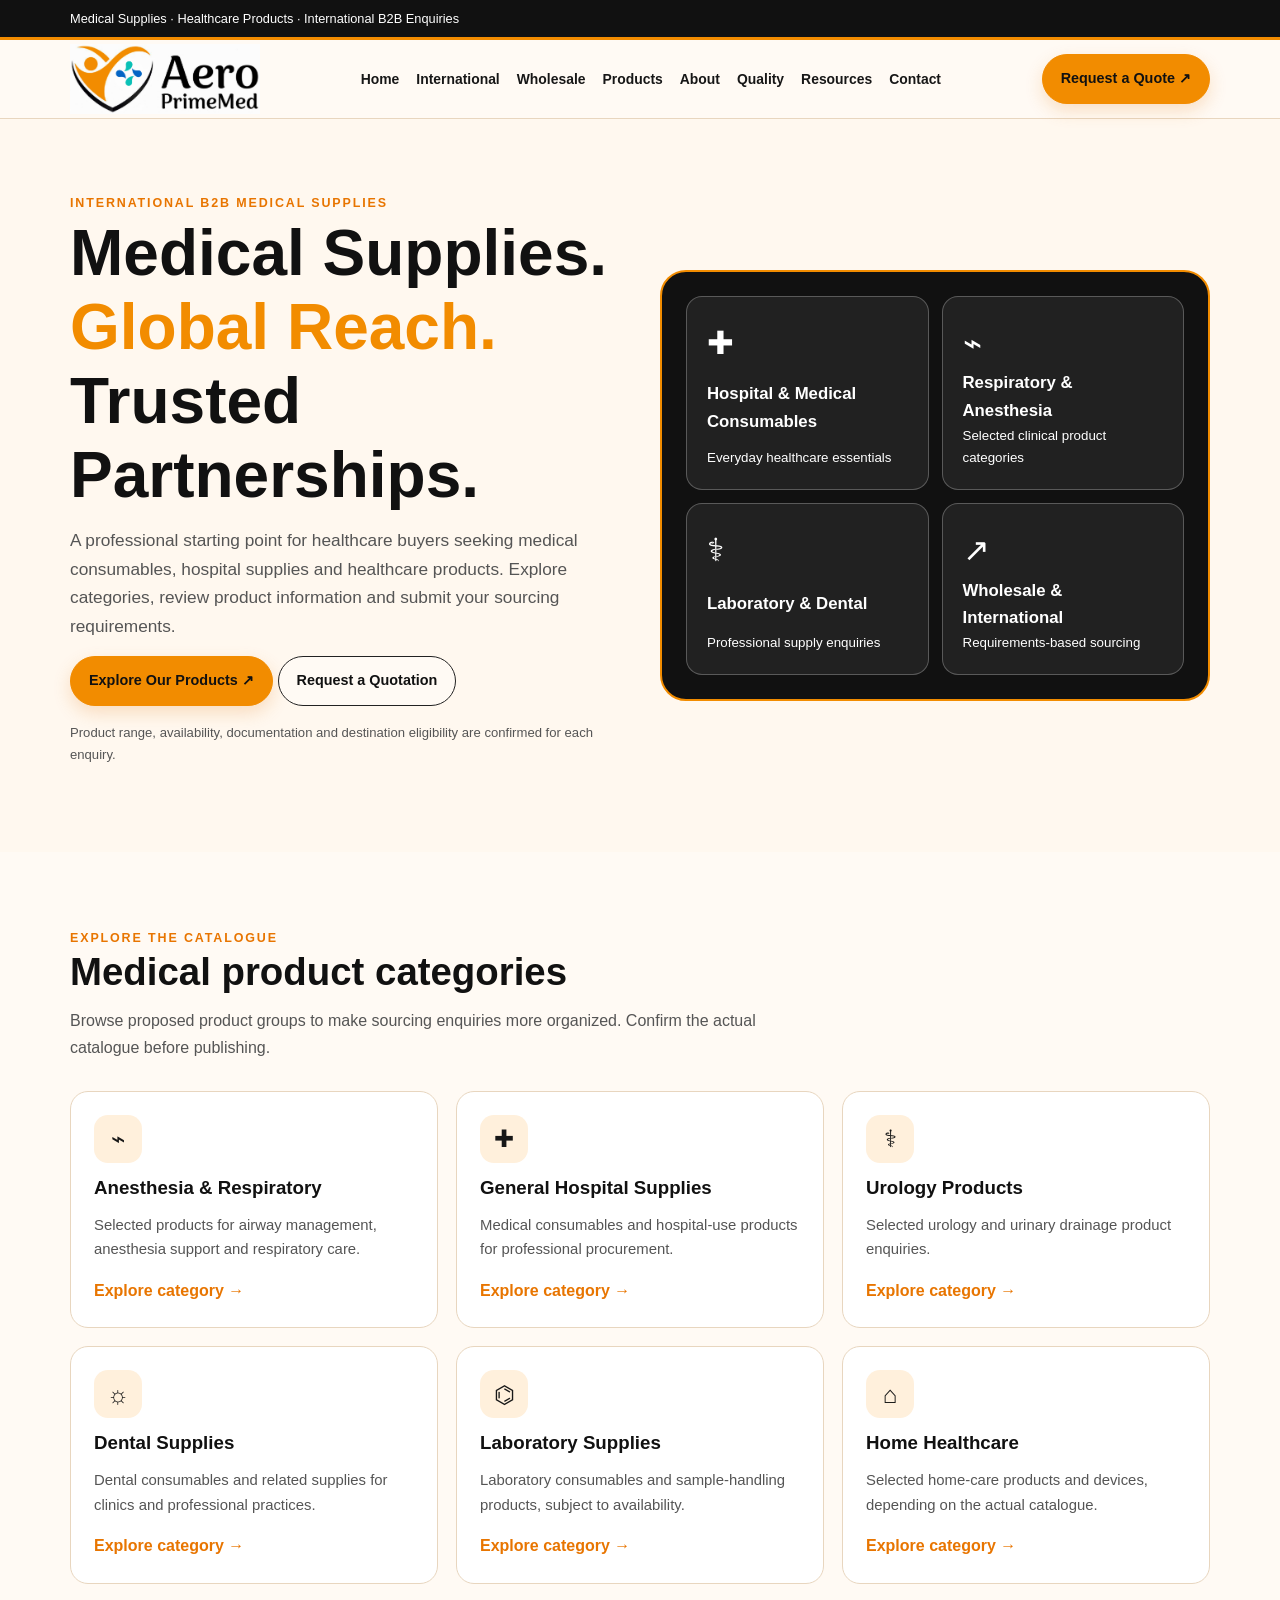
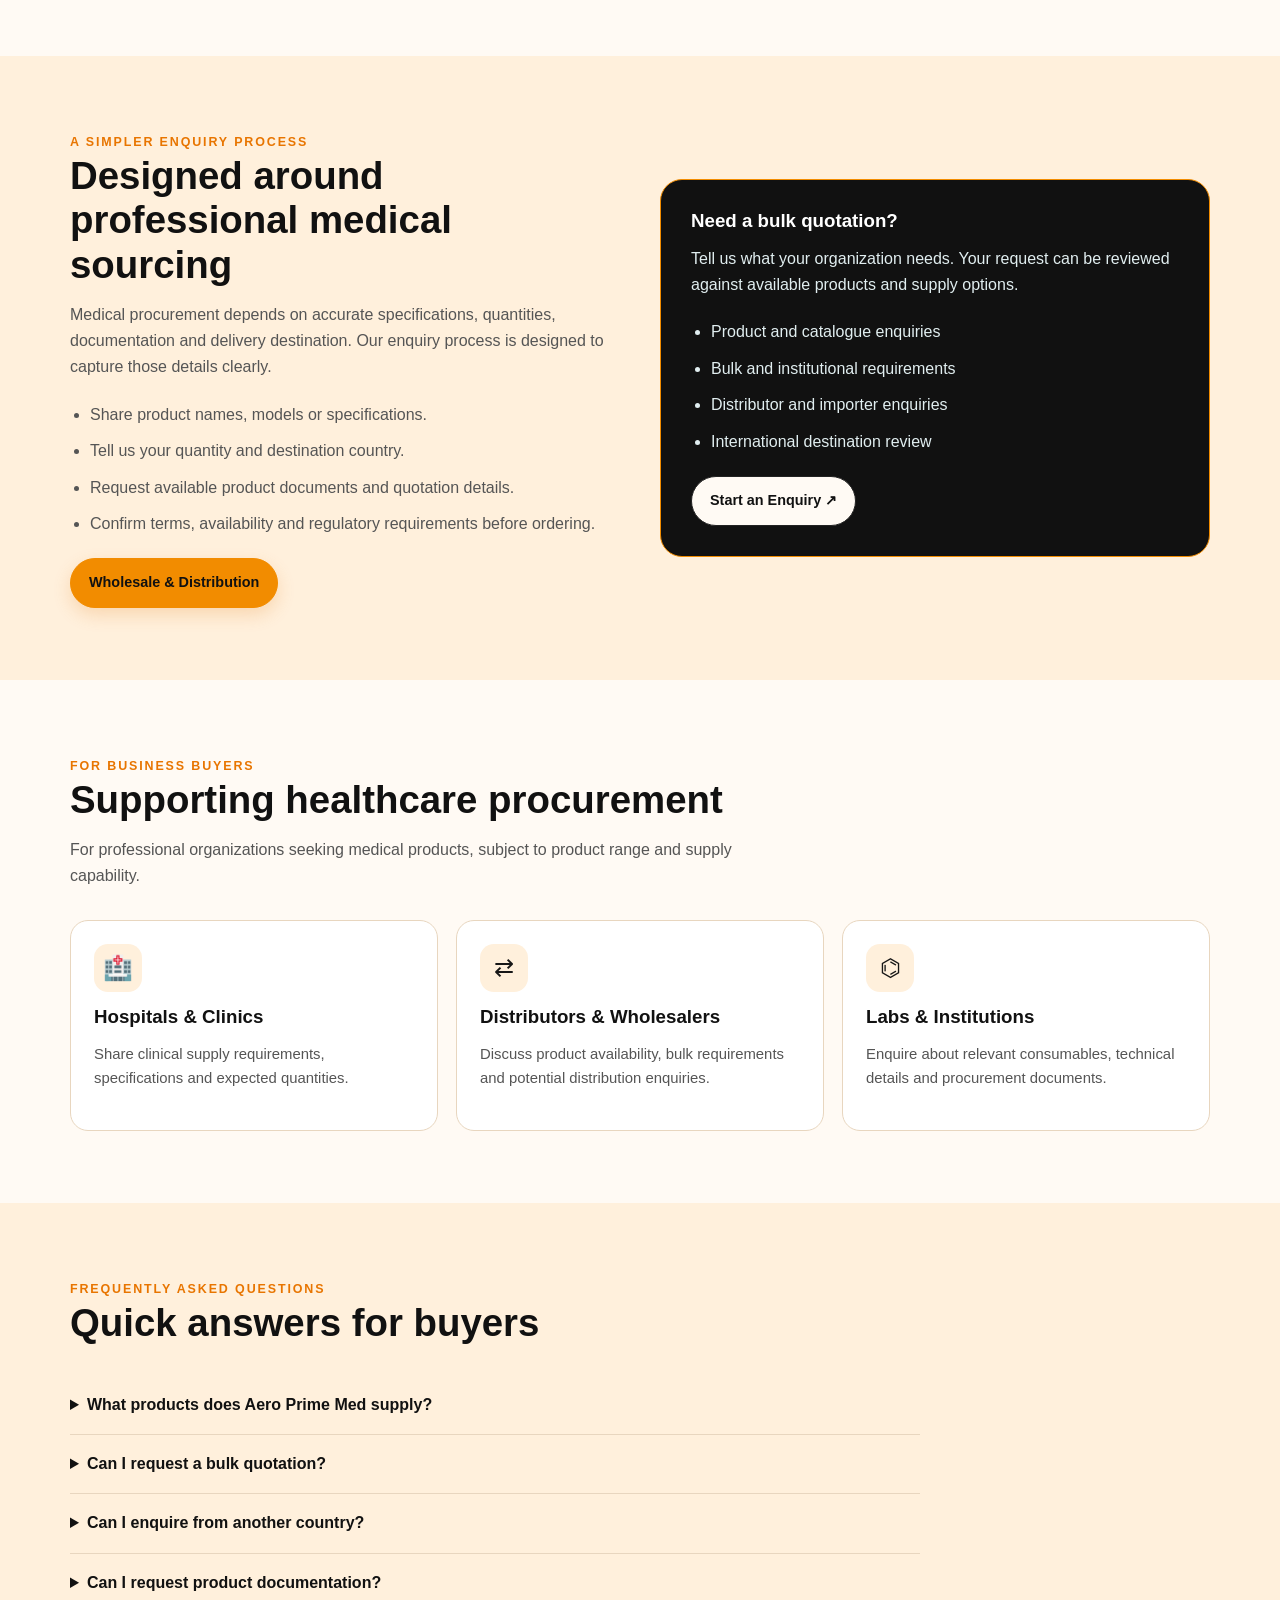
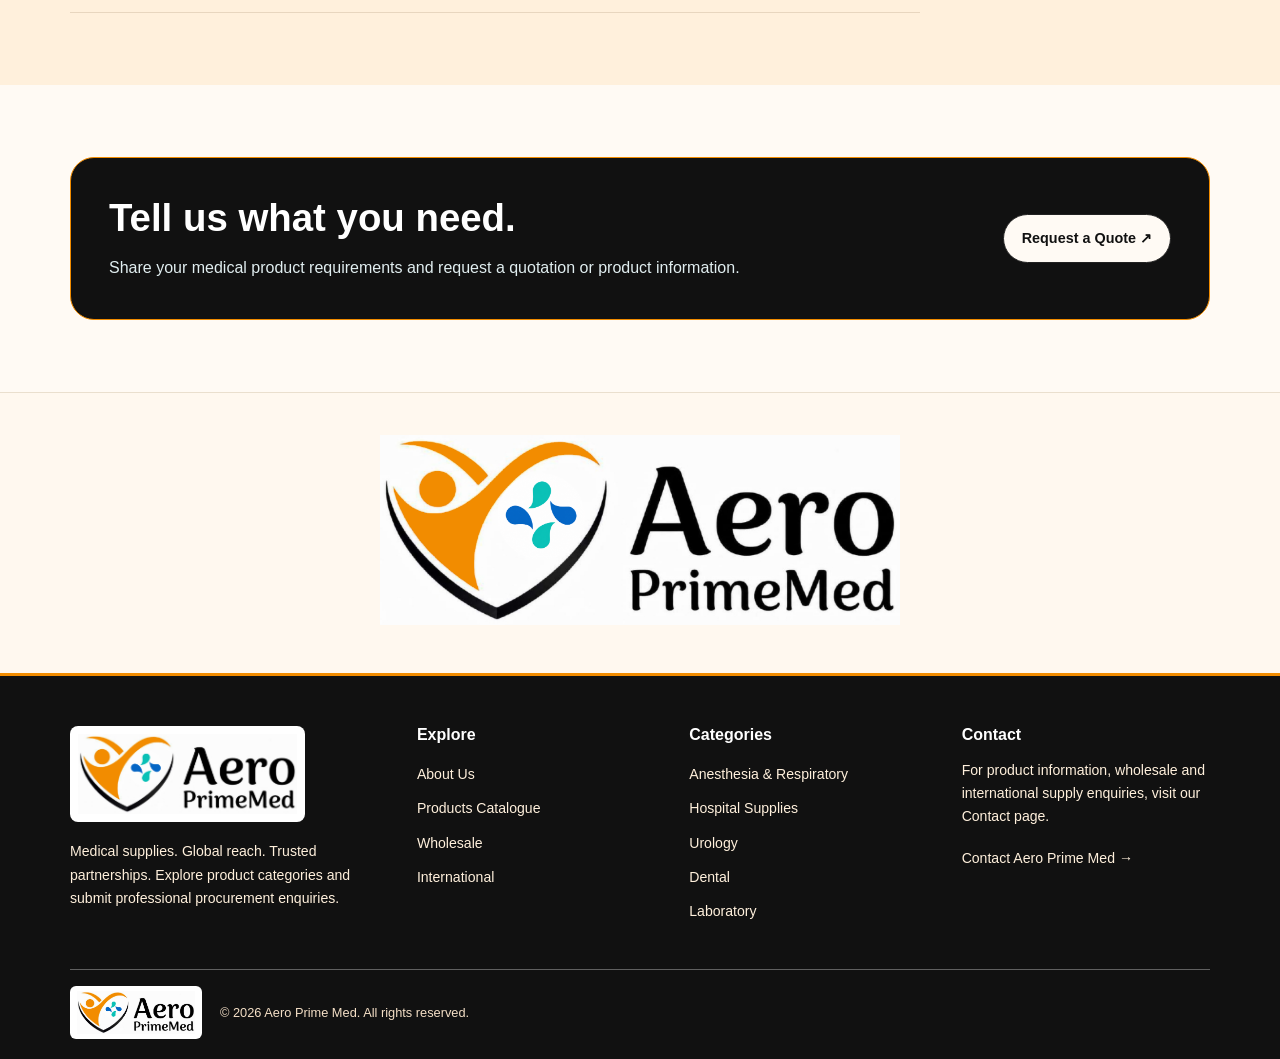
<file: index.html>
<!doctype html><html lang="en"><head><meta charset="utf-8"><meta name="viewport" content="width=device-width,initial-scale=1"><title>Aero Prime Med | Medical Supplies & Healthcare Products</title><meta name="description" content="Explore medical consumables, hospital supplies, respiratory products, dental supplies and laboratory products from Aero Prime Med. Submit a product enquiry or request a quotation."><meta name="robots" content="index,follow"><meta name="theme-color" content="#f28c00"><meta property="og:title" content="Aero Prime Med | Medical Supplies & Healthcare Products"><meta property="og:description" content="Explore medical consumables, hospital supplies, respiratory products, dental supplies and laboratory products from Aero Prime Med. Submit a product enquiry or request a quotation."><link rel="stylesheet" href="assets/styles.css"><style>
:root{--navy:#111;--teal:#f28c00;--mint:#fff0dc;--ink:#171717;--muted:#555;--line:#e8d6bf;--bg:#fff8ef}
body{color:#171717}h1,h2,h3,.brand{color:#111}
a:hover,.link,.eyebrow,.tag{color:#e87500}
.hero,.pagehero{background:#fff8ef!important}
.top,.footer{background:#111!important}
.panel,.cta{background:#111!important}
.btn.primary,.primary{background:#f28c00!important;border-color:#f28c00!important;color:#111!important}
</style></head><body><div class="top"><div class="container">Medical Supplies · Healthcare Products · International B2B Enquiries</div></div><div class="navwrap"><div class="container"><nav><a class="brand" href="index.html"><img class="brand-logo" src="assets/aero-prime-med-logo.png" alt="Aero Prime Med logo"></a><div class="navlinks"><a href="index.html" aria-current="page">Home</a><a href="international.html">International</a><a href="wholesale.html">Wholesale</a><a href="products.html">Products</a><a href="about.html">About</a><a href="quality.html">Quality</a><a href="resources.html">Resources</a><a href="contact.html">Contact</a></div><a class="btn primary" href="contact.html">Request a Quote ↗</a></nav></div></div>
<main><section class="hero"><div class="container hero-grid"><div><span class="eyebrow">International B2B medical supplies</span><h1>Medical Supplies.<br><span style="color:var(--teal)">Global Reach.</span><br>Trusted Partnerships.</h1><p>A professional starting point for healthcare buyers seeking medical consumables, hospital supplies and healthcare products. Explore categories, review product information and submit your sourcing requirements.</p><p><a class="btn primary" href="products.html">Explore Our Products ↗</a> <a class="btn outline" href="contact.html">Request a Quotation</a></p><p style="font-size:.82rem">Product range, availability, documentation and destination eligibility are confirmed for each enquiry.</p></div><div class="visual"><div class="tile"><span>✚</span><b>Hospital & Medical Consumables</b><small>Everyday healthcare essentials</small></div><div class="tile"><span>⌁</span><b>Respiratory & Anesthesia</b><small>Selected clinical product categories</small></div><div class="tile"><span>⚕</span><b>Laboratory & Dental</b><small>Professional supply enquiries</small></div><div class="tile"><span>↗</span><b>Wholesale & International</b><small>Requirements-based sourcing</small></div></div></div></section>
<section class="section"><div class="container"><div class="head"><span class="eyebrow">Explore the catalogue</span><h2>Medical product categories</h2><p>Browse proposed product groups to make sourcing enquiries more organized. Confirm the actual catalogue before publishing.</p></div><div class="grid">
<div class="card"><div class="ico">⌁</div><h3>Anesthesia & Respiratory</h3><p>Selected products for airway management, anesthesia support and respiratory care.</p><a class="link" href="products.html#respiratory">Explore category →</a></div>
<div class="card"><div class="ico">✚</div><h3>General Hospital Supplies</h3><p>Medical consumables and hospital-use products for professional procurement.</p><a class="link" href="products.html#hospital">Explore category →</a></div>
<div class="card"><div class="ico">⚕</div><h3>Urology Products</h3><p>Selected urology and urinary drainage product enquiries.</p><a class="link" href="products.html#urology">Explore category →</a></div>
<div class="card"><div class="ico">☼</div><h3>Dental Supplies</h3><p>Dental consumables and related supplies for clinics and professional practices.</p><a class="link" href="products.html#dental">Explore category →</a></div>
<div class="card"><div class="ico">⌬</div><h3>Laboratory Supplies</h3><p>Laboratory consumables and sample-handling products, subject to availability.</p><a class="link" href="products.html#laboratory">Explore category →</a></div>
<div class="card"><div class="ico">⌂</div><h3>Home Healthcare</h3><p>Selected home-care products and devices, depending on the actual catalogue.</p><a class="link" href="products.html#homecare">Explore category →</a></div></div></div></section>
<section class="section soft"><div class="container split"><div><span class="eyebrow">A simpler enquiry process</span><h2>Designed around professional medical sourcing</h2><p>Medical procurement depends on accurate specifications, quantities, documentation and delivery destination. Our enquiry process is designed to capture those details clearly.</p><ul class="list"><li>Share product names, models or specifications.</li><li>Tell us your quantity and destination country.</li><li>Request available product documents and quotation details.</li><li>Confirm terms, availability and regulatory requirements before ordering.</li></ul><a class="btn primary" href="wholesale.html">Wholesale & Distribution</a></div><div class="panel"><h3>Need a bulk quotation?</h3><p>Tell us what your organization needs. Your request can be reviewed against available products and supply options.</p><ul class="list"><li>Product and catalogue enquiries</li><li>Bulk and institutional requirements</li><li>Distributor and importer enquiries</li><li>International destination review</li></ul><a class="btn outline" href="contact.html">Start an Enquiry ↗</a></div></div></section>
<section class="section"><div class="container"><div class="head"><span class="eyebrow">For business buyers</span><h2>Supporting healthcare procurement</h2><p>For professional organizations seeking medical products, subject to product range and supply capability.</p></div><div class="grid"><div class="card"><div class="ico">🏥</div><h3>Hospitals & Clinics</h3><p>Share clinical supply requirements, specifications and expected quantities.</p></div><div class="card"><div class="ico">⇄</div><h3>Distributors & Wholesalers</h3><p>Discuss product availability, bulk requirements and potential distribution enquiries.</p></div><div class="card"><div class="ico">⌬</div><h3>Labs & Institutions</h3><p>Enquire about relevant consumables, technical details and procurement documents.</p></div></div></div></section>
<section class="section soft"><div class="container"><div class="head"><span class="eyebrow">Frequently asked questions</span><h2>Quick answers for buyers</h2></div><div class="faq"><details><summary>What products does Aero Prime Med supply?</summary><p>The proposed categories include medical consumables, hospital supplies, respiratory products, urology, dental, laboratory and home healthcare. Confirm the actual catalogue with the business.</p></details><details><summary>Can I request a bulk quotation?</summary><p>Yes. Submit product details, quantity, specifications and destination. Connect the demo form to a business inbox or CRM before launch.</p></details><details><summary>Can I enquire from another country?</summary><p>International enquiries can be submitted, but export feasibility, shipping and local regulatory requirements must be confirmed.</p></details><details><summary>Can I request product documentation?</summary><p>Yes. Include the product name, model or reference. Available documentation depends on the item and manufacturer.</p></details></div></div></section>
<section class="section"><div class="container"><div class="cta"><div><h2>Tell us what you need.</h2><p>Share your medical product requirements and request a quotation or product information.</p></div><a class="btn outline" href="contact.html">Request a Quote ↗</a></div></div></section><section class="home-brand-signoff" aria-label="Aero Prime Med brand logo"><div class="container"><img src="assets/aero-prime-med-logo.png" alt="Aero Prime Med" loading="lazy"></div></section>
</main><footer class="footer"><div class="container"><div class="footgrid"><div><a class="footer-brand" href="index.html"><img src="assets/aero-prime-med-logo.png" alt="Aero Prime Med logo"></a><p style="margin-top:18px">Medical supplies. Global reach. Trusted partnerships. Explore product categories and submit professional procurement enquiries.</p></div><div><h3>Explore</h3><ul><li><a href="about.html">About Us</a></li><li><a href="products.html">Products Catalogue</a></li><li><a href="wholesale.html">Wholesale</a></li><li><a href="international.html">International</a></li></ul></div><div><h3>Categories</h3><ul><li><a href="products.html#respiratory">Anesthesia & Respiratory</a></li><li><a href="products.html#hospital">Hospital Supplies</a></li><li><a href="products.html#urology">Urology</a></li><li><a href="products.html#dental">Dental</a></li><li><a href="products.html#laboratory">Laboratory</a></li></ul></div><div><h3>Contact</h3><p>For product information, wholesale and international supply enquiries, visit our Contact page.</p><a href="contact.html">Contact Aero Prime Med →</a></div></div><div class="bottom"><a class="bottom-brand" href="index.html" aria-label="Aero Prime Med home"><img src="assets/aero-prime-med-logo.png" alt="Aero Prime Med logo" loading="lazy"></a><span>© <span data-year></span> Aero Prime Med. All rights reserved.</span></div></div></footer><script src="assets/site.js"></script></body></html>
</file>
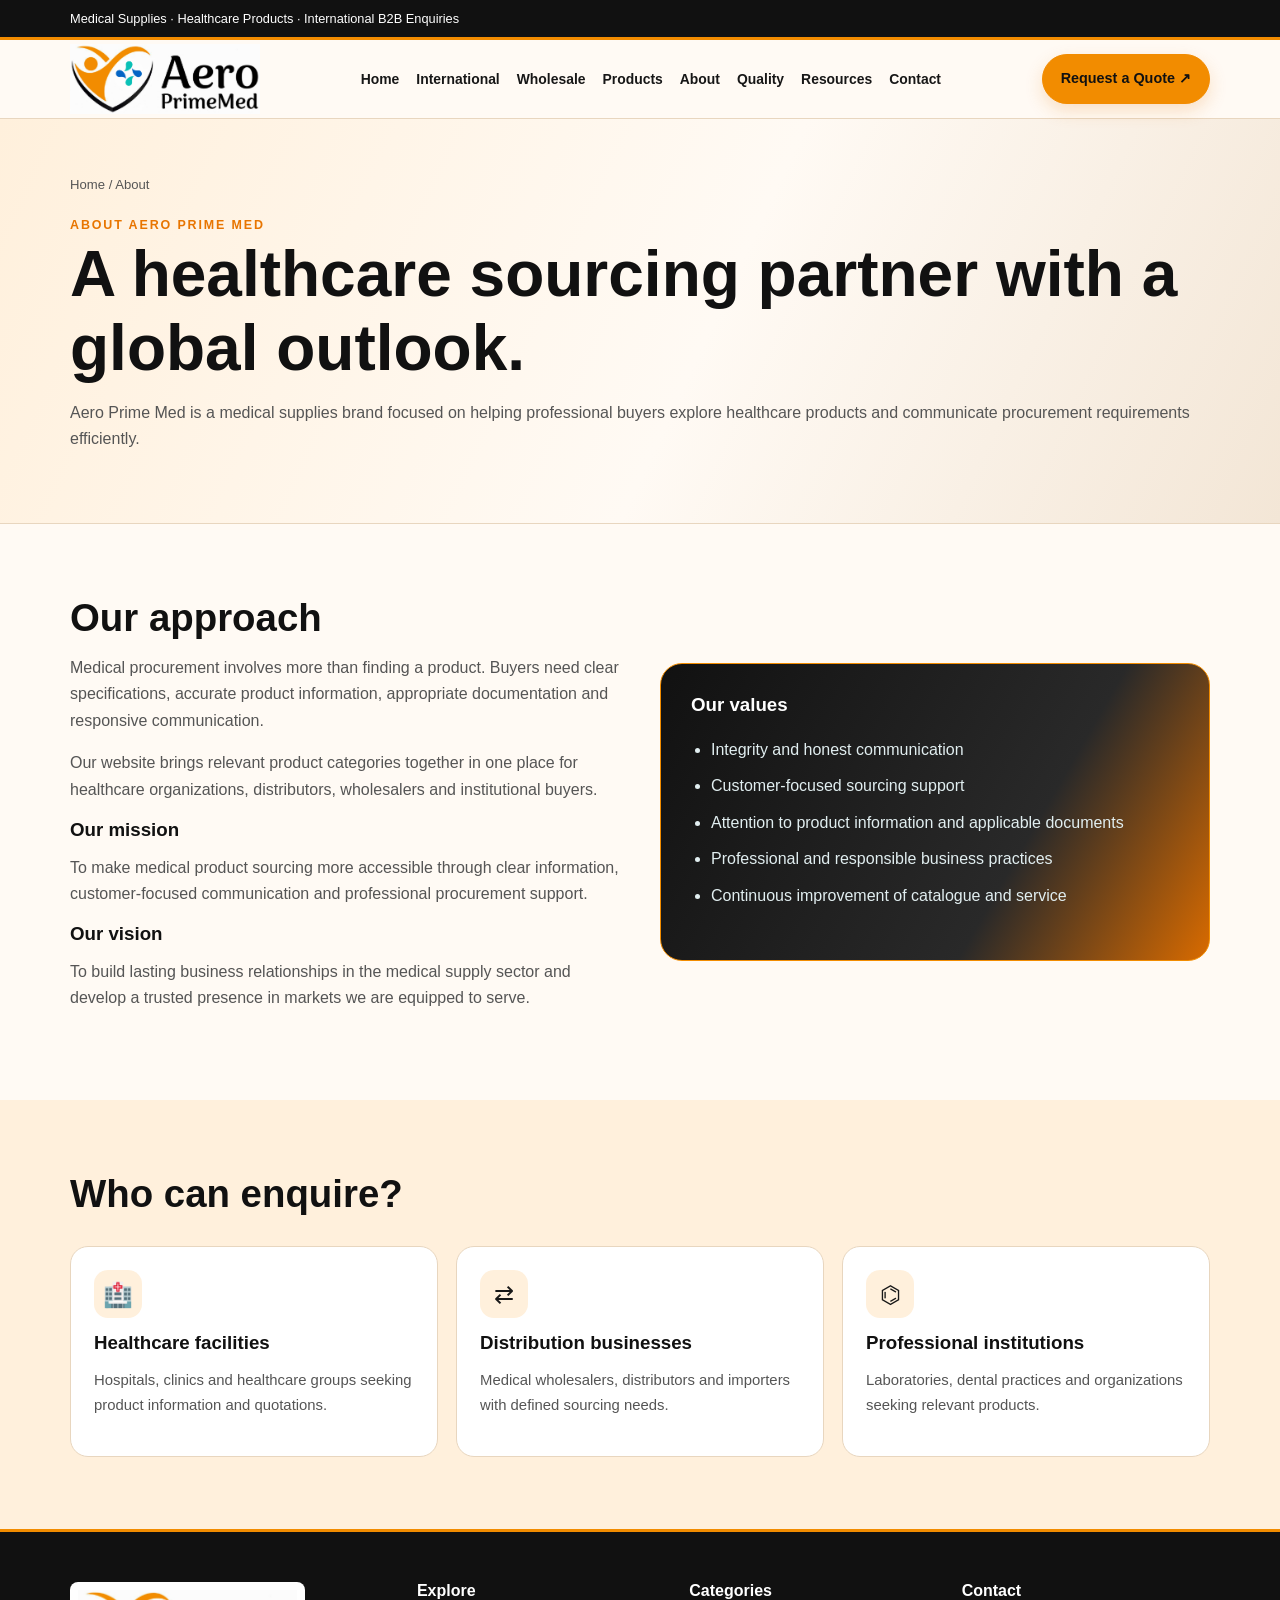
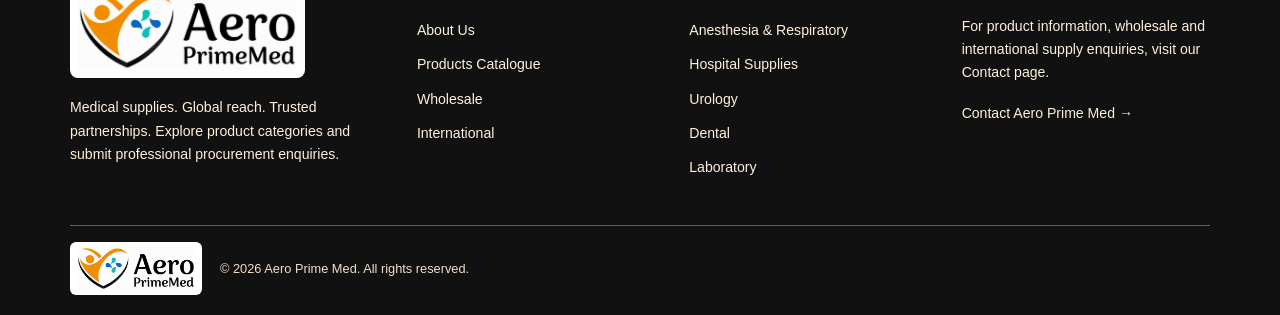
<file: about.html>
<!doctype html><html lang="en"><head><meta charset="utf-8"><meta name="viewport" content="width=device-width,initial-scale=1"><title>About Aero Prime Med | Medical Supply Solutions</title><meta name="description" content="Learn about Aero Prime Med, its medical product sourcing approach, customer support and focus on clear information for professional healthcare buyers."><meta name="robots" content="index,follow"><meta name="theme-color" content="#f28c00"><meta property="og:title" content="About Aero Prime Med | Medical Supply Solutions"><meta property="og:description" content="Learn about Aero Prime Med, its medical product sourcing approach, customer support and focus on clear information for professional healthcare buyers."><link rel="stylesheet" href="assets/styles.css"><style>
:root{--navy:#111;--teal:#f28c00;--mint:#fff0dc;--ink:#171717;--muted:#555;--line:#e8d6bf;--bg:#fff8ef}
body{color:#171717}h1,h2,h3,.brand{color:#111}
a:hover,.link,.eyebrow,.tag{color:#e87500}
.hero,.pagehero{background:linear-gradient(115deg,#fff0dc,#fffaf4 55%,#f3e6d6)!important}
.top,.footer{background:#111!important}
.panel,.cta{background:linear-gradient(120deg,#111,#292929 65%,#d96b00)!important}
.btn.primary,.primary{background:#f28c00!important;border-color:#f28c00!important;color:#111!important}
</style></head><body><div class="top"><div class="container">Medical Supplies · Healthcare Products · International B2B Enquiries</div></div><div class="navwrap"><div class="container"><nav><a class="brand" href="index.html"><img class="brand-logo" src="assets/aero-prime-med-logo.png" alt="Aero Prime Med logo"></a><div class="navlinks"><a href="index.html">Home</a><a href="international.html">International</a><a href="wholesale.html">Wholesale</a><a href="products.html">Products</a><a href="about.html" aria-current="page">About</a><a href="quality.html">Quality</a><a href="resources.html">Resources</a><a href="contact.html">Contact</a></div><a class="btn primary" href="contact.html">Request a Quote ↗</a></nav></div></div>
<main><section class="pagehero"><div class="container"><div class="crumb"><a href="index.html">Home</a> / About</div><span class="eyebrow">About Aero Prime Med</span><h1>A healthcare sourcing partner with a global outlook.</h1><p>Aero Prime Med is a medical supplies brand focused on helping professional buyers explore healthcare products and communicate procurement requirements efficiently.</p></div></section><section class="section"><div class="container split"><div><h2>Our approach</h2><p>Medical procurement involves more than finding a product. Buyers need clear specifications, accurate product information, appropriate documentation and responsive communication.</p><p>Our website brings relevant product categories together in one place for healthcare organizations, distributors, wholesalers and institutional buyers.</p><h3>Our mission</h3><p>To make medical product sourcing more accessible through clear information, customer-focused communication and professional procurement support.</p><h3>Our vision</h3><p>To build lasting business relationships in the medical supply sector and develop a trusted presence in markets we are equipped to serve.</p></div><div class="panel"><h3>Our values</h3><ul class="list"><li>Integrity and honest communication</li><li>Customer-focused sourcing support</li><li>Attention to product information and applicable documents</li><li>Professional and responsible business practices</li><li>Continuous improvement of catalogue and service</li></ul></div></div></section><section class="section soft"><div class="container"><div class="head"><h2>Who can enquire?</h2></div><div class="grid"><div class="card"><div class="ico">🏥</div><h3>Healthcare facilities</h3><p>Hospitals, clinics and healthcare groups seeking product information and quotations.</p></div><div class="card"><div class="ico">⇄</div><h3>Distribution businesses</h3><p>Medical wholesalers, distributors and importers with defined sourcing needs.</p></div><div class="card"><div class="ico">⌬</div><h3>Professional institutions</h3><p>Laboratories, dental practices and organizations seeking relevant products.</p></div></div></div></section></main><footer class="footer"><div class="container"><div class="footgrid"><div><a class="footer-brand" href="index.html"><img src="assets/aero-prime-med-logo.png" alt="Aero Prime Med logo" loading="lazy"></a><p style="margin-top:18px">Medical supplies. Global reach. Trusted partnerships. Explore product categories and submit professional procurement enquiries.</p></div><div><h3>Explore</h3><ul><li><a href="about.html">About Us</a></li><li><a href="products.html">Products Catalogue</a></li><li><a href="wholesale.html">Wholesale</a></li><li><a href="international.html">International</a></li></ul></div><div><h3>Categories</h3><ul><li><a href="products.html#respiratory">Anesthesia & Respiratory</a></li><li><a href="products.html#hospital">Hospital Supplies</a></li><li><a href="products.html#urology">Urology</a></li><li><a href="products.html#dental">Dental</a></li><li><a href="products.html#laboratory">Laboratory</a></li></ul></div><div><h3>Contact</h3><p>For product information, wholesale and international supply enquiries, visit our Contact page.</p><a href="contact.html">Contact Aero Prime Med →</a></div></div><div class="bottom"><a class="bottom-brand" href="index.html" aria-label="Aero Prime Med home"><img src="assets/aero-prime-med-logo.png" alt="Aero Prime Med logo" loading="lazy"></a><span>© <span data-year></span> Aero Prime Med. All rights reserved.</span></div></div></footer><script src="assets/site.js"></script></body></html>
</file>
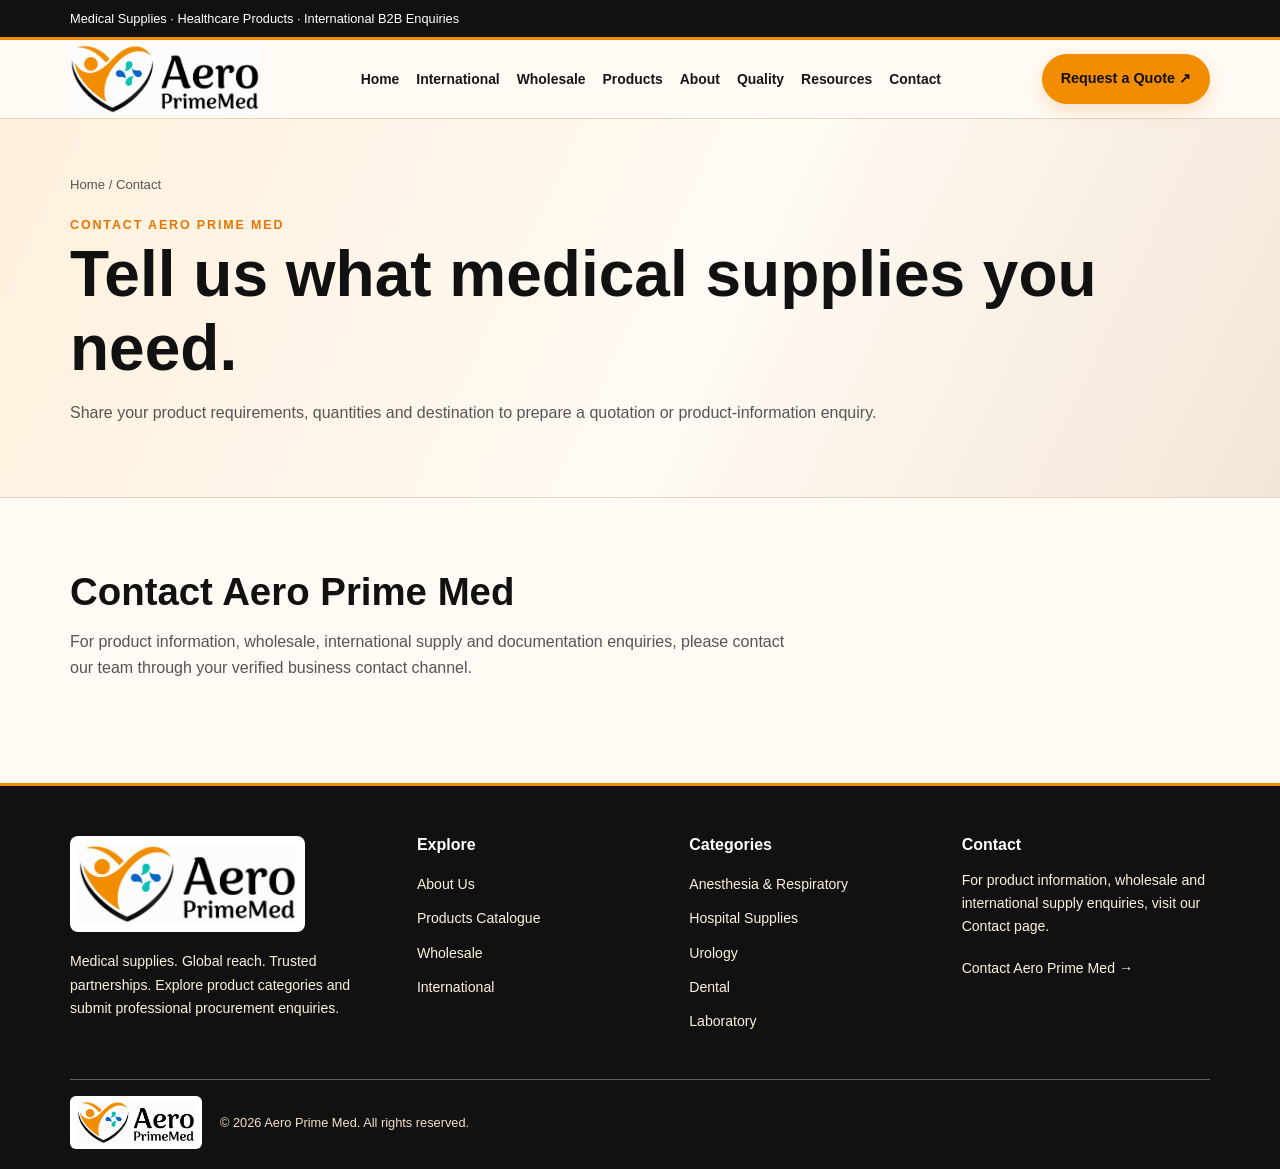
<file: contact.html>
<!doctype html><html lang="en"><head><meta charset="utf-8"><meta name="viewport" content="width=device-width,initial-scale=1"><title>Contact Aero Prime Med | Request a Medical Supplies Quote</title><meta name="description" content="Contact Aero Prime Med for medical product information, bulk procurement enquiries, catalogues and quotations. Share your requirements and destination."><meta name="robots" content="index,follow"><meta name="theme-color" content="#f28c00"><meta property="og:title" content="Contact Aero Prime Med | Request a Medical Supplies Quote"><meta property="og:description" content="Contact Aero Prime Med for medical product information, bulk procurement enquiries, catalogues and quotations. Share your requirements and destination."><link rel="stylesheet" href="assets/styles.css"><style>
:root{--navy:#111;--teal:#f28c00;--mint:#fff0dc;--ink:#171717;--muted:#555;--line:#e8d6bf;--bg:#fff8ef}
body{color:#171717}h1,h2,h3,.brand{color:#111}
a:hover,.link,.eyebrow,.tag{color:#e87500}
.hero,.pagehero{background:linear-gradient(115deg,#fff0dc,#fffaf4 55%,#f3e6d6)!important}
.top,.footer{background:#111!important}
.panel,.cta{background:linear-gradient(120deg,#111,#292929 65%,#d96b00)!important}
.btn.primary,.primary{background:#f28c00!important;border-color:#f28c00!important;color:#111!important}
</style></head><body><div class="top"><div class="container">Medical Supplies · Healthcare Products · International B2B Enquiries</div></div><div class="navwrap"><div class="container"><nav><a class="brand" href="index.html"><img class="brand-logo" src="assets/aero-prime-med-logo.png" alt="Aero Prime Med logo"></a><div class="navlinks"><a href="index.html">Home</a><a href="international.html">International</a><a href="wholesale.html">Wholesale</a><a href="products.html">Products</a><a href="about.html">About</a><a href="quality.html">Quality</a><a href="resources.html">Resources</a><a href="contact.html" aria-current="page">Contact</a></div><a class="btn primary" href="contact.html">Request a Quote ↗</a></nav></div></div>
<main><section class="pagehero"><div class="container"><div class="crumb"><a href="index.html">Home</a> / Contact</div><span class="eyebrow">Contact Aero Prime Med</span><h1>Tell us what medical supplies you need.</h1><p>Share your product requirements, quantities and destination to prepare a quotation or product-information enquiry.</p></div></section><section class="section"><div class="container"><div class="head"><h2>Contact Aero Prime Med</h2><p>For product information, wholesale, international supply and documentation enquiries, please contact our team through your verified business contact channel.</p></div></div></section></main><footer class="footer"><div class="container"><div class="footgrid"><div><a class="footer-brand" href="index.html"><img src="assets/aero-prime-med-logo.png" alt="Aero Prime Med logo" loading="lazy"></a><p style="margin-top:18px">Medical supplies. Global reach. Trusted partnerships. Explore product categories and submit professional procurement enquiries.</p></div><div><h3>Explore</h3><ul><li><a href="about.html">About Us</a></li><li><a href="products.html">Products Catalogue</a></li><li><a href="wholesale.html">Wholesale</a></li><li><a href="international.html">International</a></li></ul></div><div><h3>Categories</h3><ul><li><a href="products.html#respiratory">Anesthesia & Respiratory</a></li><li><a href="products.html#hospital">Hospital Supplies</a></li><li><a href="products.html#urology">Urology</a></li><li><a href="products.html#dental">Dental</a></li><li><a href="products.html#laboratory">Laboratory</a></li></ul></div><div><h3>Contact</h3><p>For product information, wholesale and international supply enquiries, visit our Contact page.</p><a href="contact.html">Contact Aero Prime Med →</a></div></div><div class="bottom"><a class="bottom-brand" href="index.html" aria-label="Aero Prime Med home"><img src="assets/aero-prime-med-logo.png" alt="Aero Prime Med logo" loading="lazy"></a><span>© <span data-year></span> Aero Prime Med. All rights reserved.</span></div></div></footer><script src="assets/site.js"></script></body></html>
</file>
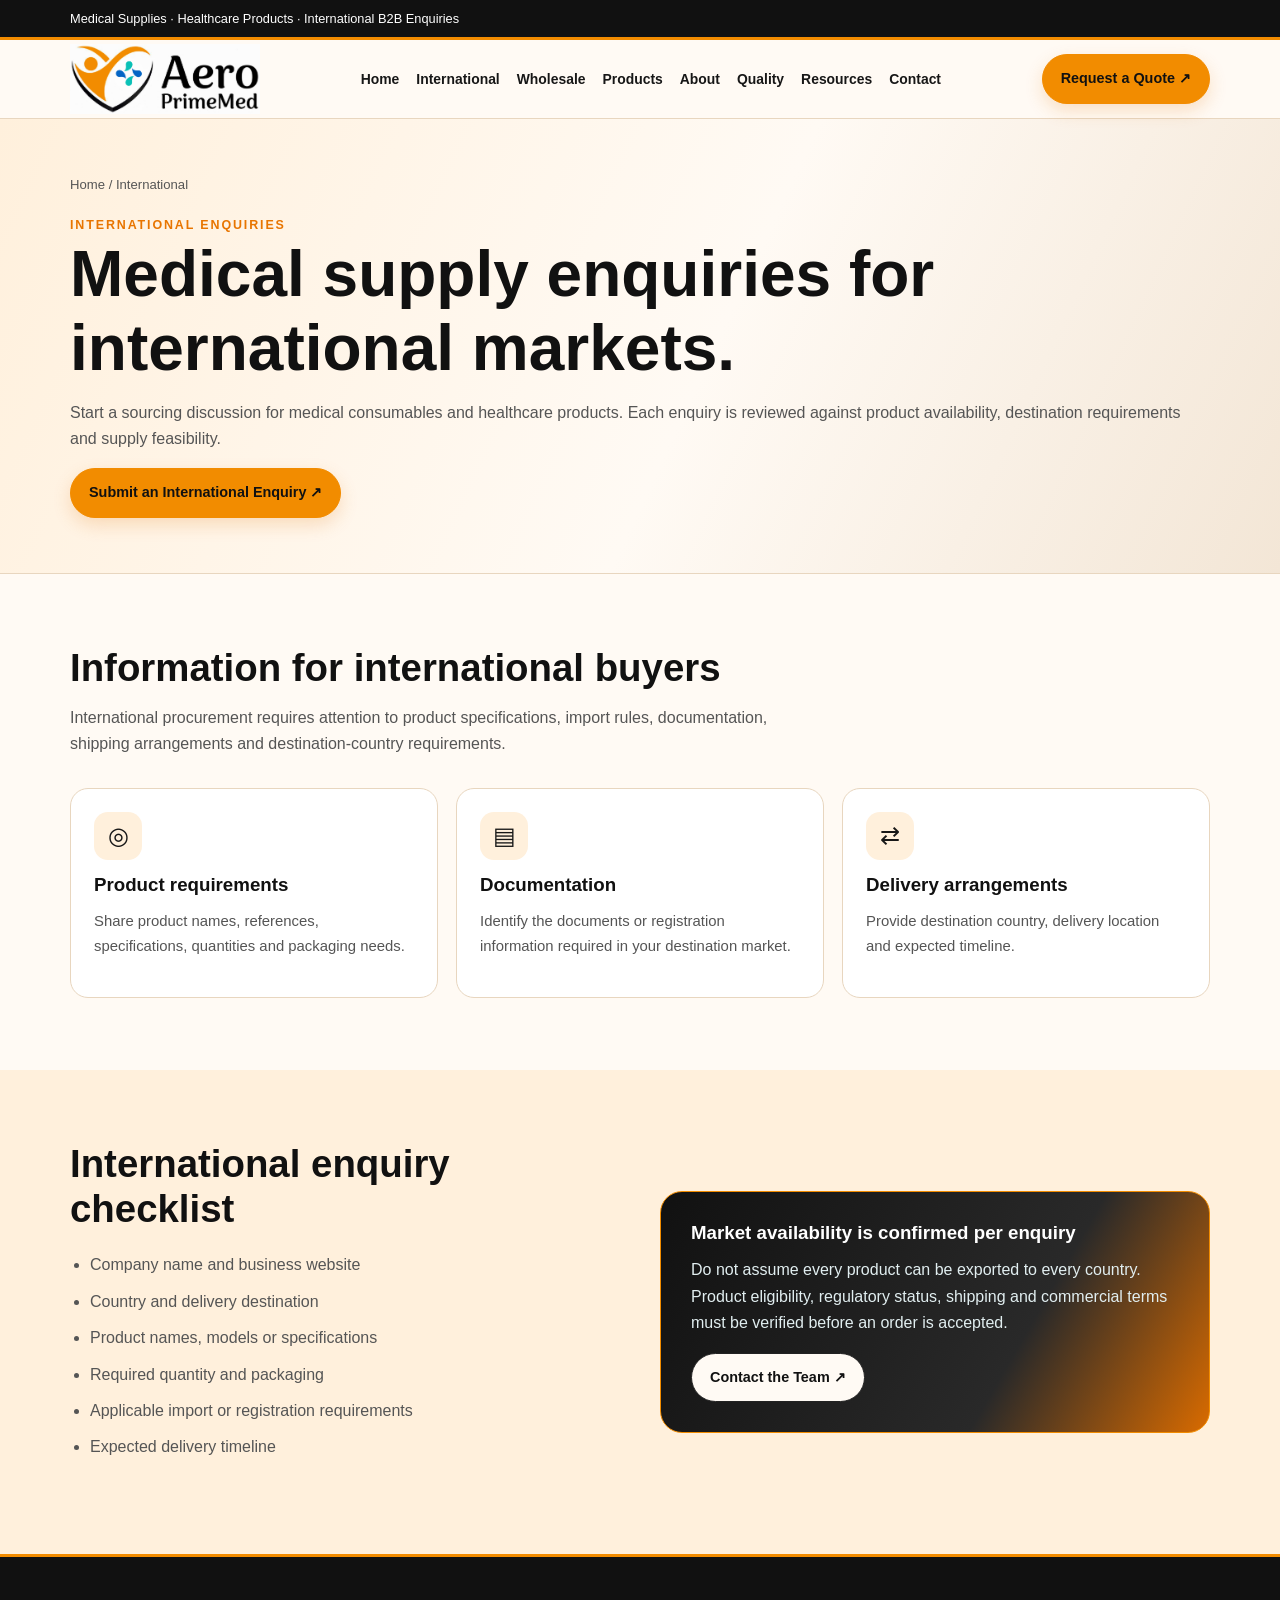
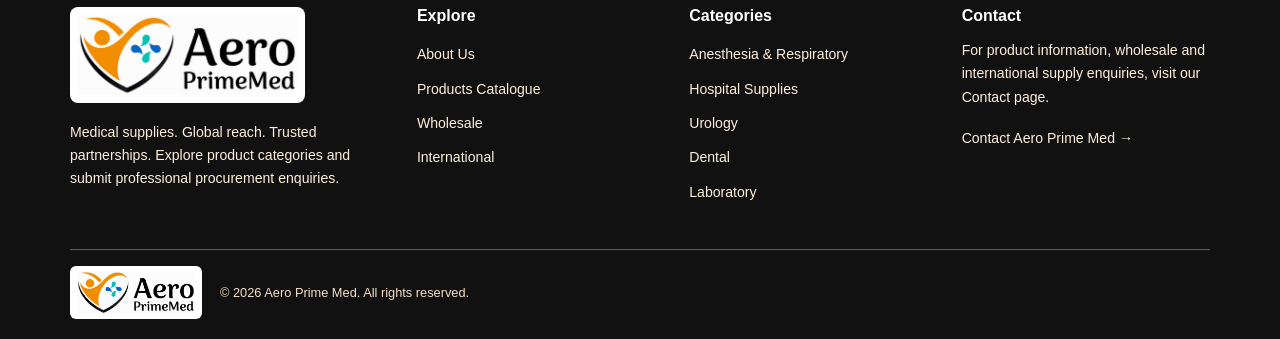
<file: international.html>
<!doctype html><html lang="en"><head><meta charset="utf-8"><meta name="viewport" content="width=device-width,initial-scale=1"><title>International Medical Supply Enquiries | Aero Prime Med</title><meta name="description" content="Submit international enquiries for medical consumables and healthcare products. Request product information, applicable documentation and quotations for your market."><meta name="robots" content="index,follow"><meta name="theme-color" content="#f28c00"><meta property="og:title" content="International Medical Supply Enquiries | Aero Prime Med"><meta property="og:description" content="Submit international enquiries for medical consumables and healthcare products. Request product information, applicable documentation and quotations for your market."><link rel="stylesheet" href="assets/styles.css"><style>
:root{--navy:#111;--teal:#f28c00;--mint:#fff0dc;--ink:#171717;--muted:#555;--line:#e8d6bf;--bg:#fff8ef}
body{color:#171717}h1,h2,h3,.brand{color:#111}
a:hover,.link,.eyebrow,.tag{color:#e87500}
.hero,.pagehero{background:linear-gradient(115deg,#fff0dc,#fffaf4 55%,#f3e6d6)!important}
.top,.footer{background:#111!important}
.panel,.cta{background:linear-gradient(120deg,#111,#292929 65%,#d96b00)!important}
.btn.primary,.primary{background:#f28c00!important;border-color:#f28c00!important;color:#111!important}
</style></head><body><div class="top"><div class="container">Medical Supplies · Healthcare Products · International B2B Enquiries</div></div><div class="navwrap"><div class="container"><nav><a class="brand" href="index.html"><img class="brand-logo" src="assets/aero-prime-med-logo.png" alt="Aero Prime Med logo"></a><div class="navlinks"><a href="index.html">Home</a><a href="international.html" aria-current="page">International</a><a href="wholesale.html">Wholesale</a><a href="products.html">Products</a><a href="about.html">About</a><a href="quality.html">Quality</a><a href="resources.html">Resources</a><a href="contact.html">Contact</a></div><a class="btn primary" href="contact.html">Request a Quote ↗</a></nav></div></div>
<main><section class="pagehero"><div class="container"><div class="crumb"><a href="index.html">Home</a> / International</div><span class="eyebrow">International enquiries</span><h1>Medical supply enquiries for international markets.</h1><p>Start a sourcing discussion for medical consumables and healthcare products. Each enquiry is reviewed against product availability, destination requirements and supply feasibility.</p><a class="btn primary" href="contact.html">Submit an International Enquiry ↗</a></div></section><section class="section"><div class="container"><div class="head"><h2>Information for international buyers</h2><p>International procurement requires attention to product specifications, import rules, documentation, shipping arrangements and destination-country requirements.</p></div><div class="grid"><div class="card"><div class="ico">◎</div><h3>Product requirements</h3><p>Share product names, references, specifications, quantities and packaging needs.</p></div><div class="card"><div class="ico">▤</div><h3>Documentation</h3><p>Identify the documents or registration information required in your destination market.</p></div><div class="card"><div class="ico">⇄</div><h3>Delivery arrangements</h3><p>Provide destination country, delivery location and expected timeline.</p></div></div></div></section><section class="section soft"><div class="container split"><div><h2>International enquiry checklist</h2><ul class="list"><li>Company name and business website</li><li>Country and delivery destination</li><li>Product names, models or specifications</li><li>Required quantity and packaging</li><li>Applicable import or registration requirements</li><li>Expected delivery timeline</li></ul></div><div class="panel"><h3>Market availability is confirmed per enquiry</h3><p>Do not assume every product can be exported to every country. Product eligibility, regulatory status, shipping and commercial terms must be verified before an order is accepted.</p><a class="btn outline" href="contact.html">Contact the Team ↗</a></div></div></section></main><footer class="footer"><div class="container"><div class="footgrid"><div><a class="footer-brand" href="index.html"><img src="assets/aero-prime-med-logo.png" alt="Aero Prime Med logo" loading="lazy"></a><p style="margin-top:18px">Medical supplies. Global reach. Trusted partnerships. Explore product categories and submit professional procurement enquiries.</p></div><div><h3>Explore</h3><ul><li><a href="about.html">About Us</a></li><li><a href="products.html">Products Catalogue</a></li><li><a href="wholesale.html">Wholesale</a></li><li><a href="international.html">International</a></li></ul></div><div><h3>Categories</h3><ul><li><a href="products.html#respiratory">Anesthesia & Respiratory</a></li><li><a href="products.html#hospital">Hospital Supplies</a></li><li><a href="products.html#urology">Urology</a></li><li><a href="products.html#dental">Dental</a></li><li><a href="products.html#laboratory">Laboratory</a></li></ul></div><div><h3>Contact</h3><p>For product information, wholesale and international supply enquiries, visit our Contact page.</p><a href="contact.html">Contact Aero Prime Med →</a></div></div><div class="bottom"><a class="bottom-brand" href="index.html" aria-label="Aero Prime Med home"><img src="assets/aero-prime-med-logo.png" alt="Aero Prime Med logo" loading="lazy"></a><span>© <span data-year></span> Aero Prime Med. All rights reserved.</span></div></div></footer><script src="assets/site.js"></script></body></html>
</file>
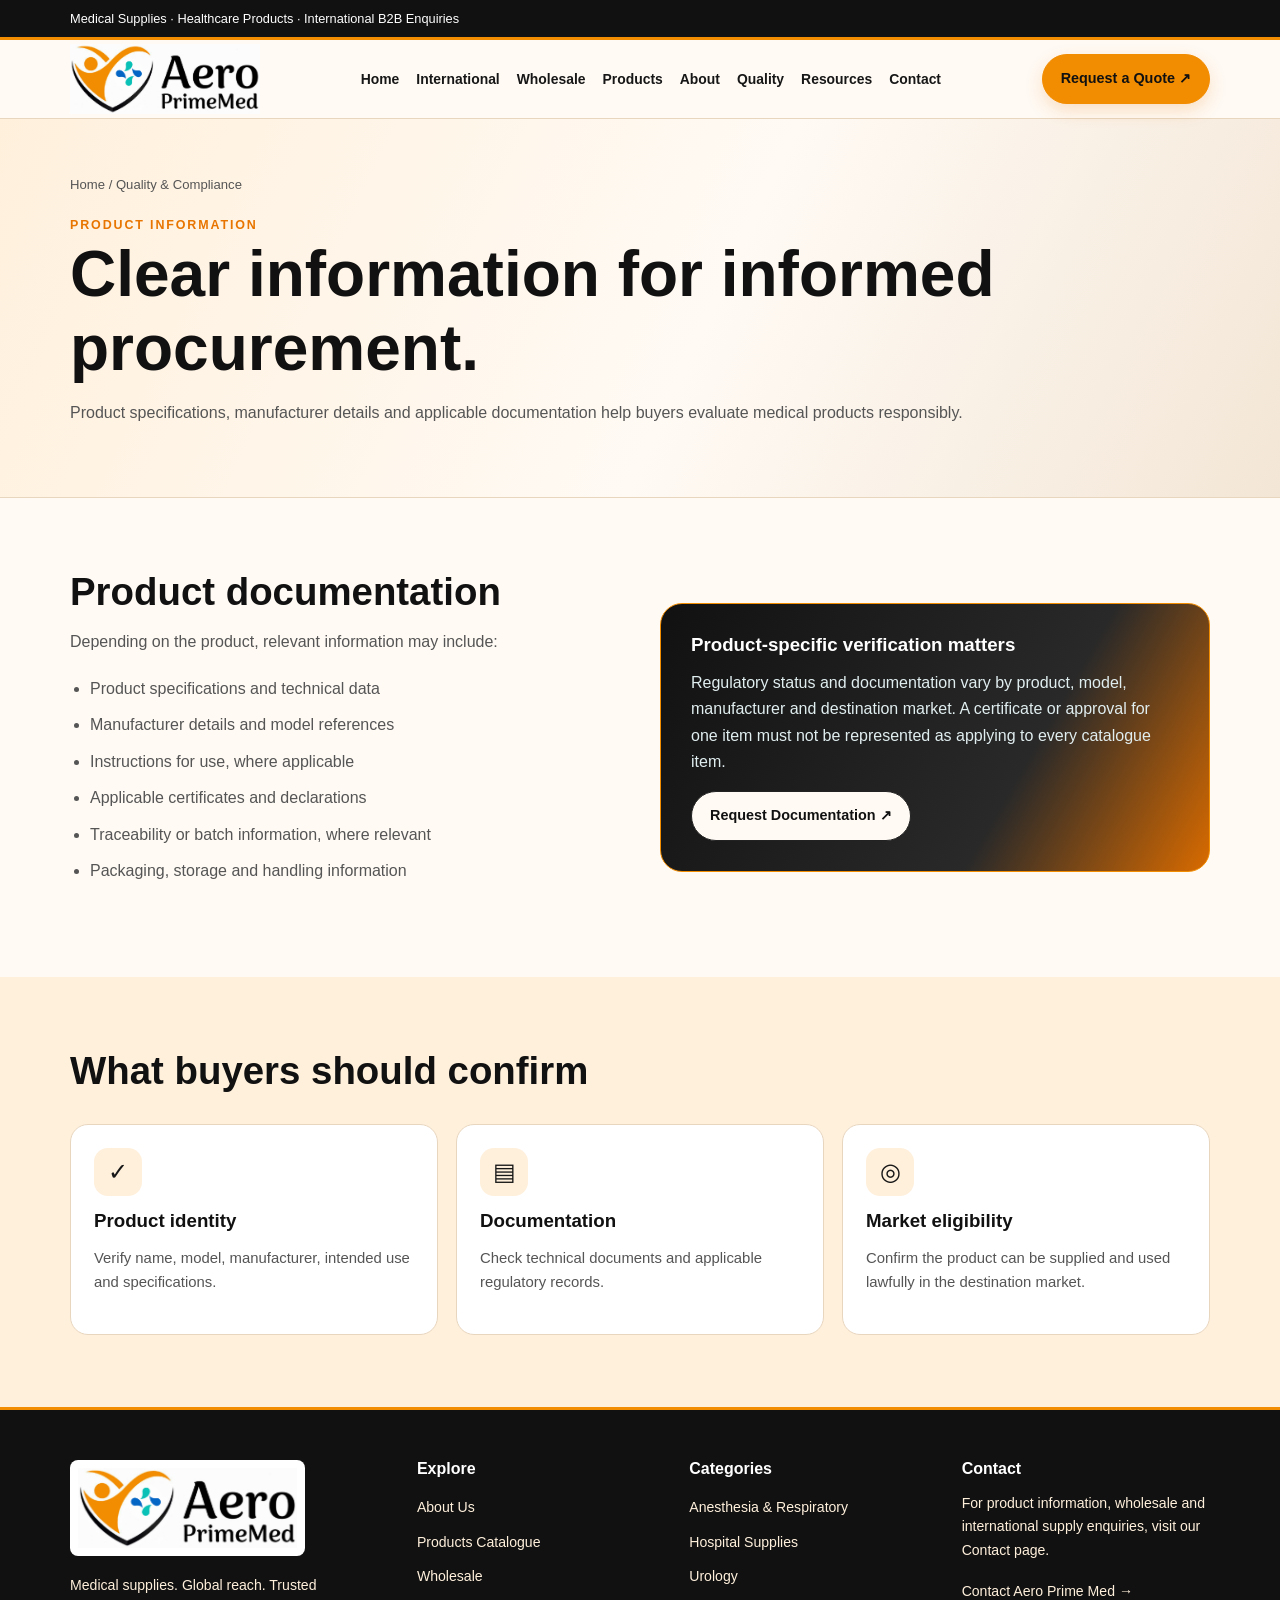
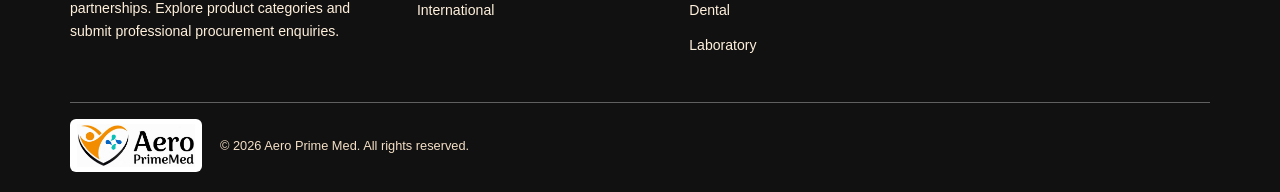
<file: quality.html>
<!doctype html><html lang="en"><head><meta charset="utf-8"><meta name="viewport" content="width=device-width,initial-scale=1"><title>Product Quality & Compliance Information | Aero Prime Med</title><meta name="description" content="Review product information and applicable documentation for medical supplies. Regulatory status must be confirmed for each product and destination market."><meta name="robots" content="index,follow"><meta name="theme-color" content="#f28c00"><meta property="og:title" content="Product Quality & Compliance Information | Aero Prime Med"><meta property="og:description" content="Review product information and applicable documentation for medical supplies. Regulatory status must be confirmed for each product and destination market."><link rel="stylesheet" href="assets/styles.css"><style>
:root{--navy:#111;--teal:#f28c00;--mint:#fff0dc;--ink:#171717;--muted:#555;--line:#e8d6bf;--bg:#fff8ef}
body{color:#171717}h1,h2,h3,.brand{color:#111}
a:hover,.link,.eyebrow,.tag{color:#e87500}
.hero,.pagehero{background:linear-gradient(115deg,#fff0dc,#fffaf4 55%,#f3e6d6)!important}
.top,.footer{background:#111!important}
.panel,.cta{background:linear-gradient(120deg,#111,#292929 65%,#d96b00)!important}
.btn.primary,.primary{background:#f28c00!important;border-color:#f28c00!important;color:#111!important}
</style></head><body><div class="top"><div class="container">Medical Supplies · Healthcare Products · International B2B Enquiries</div></div><div class="navwrap"><div class="container"><nav><a class="brand" href="index.html"><img class="brand-logo" src="assets/aero-prime-med-logo.png" alt="Aero Prime Med logo"></a><div class="navlinks"><a href="index.html">Home</a><a href="international.html">International</a><a href="wholesale.html">Wholesale</a><a href="products.html">Products</a><a href="about.html">About</a><a href="quality.html" aria-current="page">Quality</a><a href="resources.html">Resources</a><a href="contact.html">Contact</a></div><a class="btn primary" href="contact.html">Request a Quote ↗</a></nav></div></div>
<main><section class="pagehero"><div class="container"><div class="crumb"><a href="index.html">Home</a> / Quality & Compliance</div><span class="eyebrow">Product information</span><h1>Clear information for informed procurement.</h1><p>Product specifications, manufacturer details and applicable documentation help buyers evaluate medical products responsibly.</p></div></section><section class="section"><div class="container split"><div><h2>Product documentation</h2><p>Depending on the product, relevant information may include:</p><ul class="list"><li>Product specifications and technical data</li><li>Manufacturer details and model references</li><li>Instructions for use, where applicable</li><li>Applicable certificates and declarations</li><li>Traceability or batch information, where relevant</li><li>Packaging, storage and handling information</li></ul></div><div class="panel"><h3>Product-specific verification matters</h3><p>Regulatory status and documentation vary by product, model, manufacturer and destination market. A certificate or approval for one item must not be represented as applying to every catalogue item.</p><a class="btn outline" href="contact.html">Request Documentation ↗</a></div></div></section><section class="section soft"><div class="container"><div class="head"><h2>What buyers should confirm</h2></div><div class="grid"><div class="card"><div class="ico">✓</div><h3>Product identity</h3><p>Verify name, model, manufacturer, intended use and specifications.</p></div><div class="card"><div class="ico">▤</div><h3>Documentation</h3><p>Check technical documents and applicable regulatory records.</p></div><div class="card"><div class="ico">◎</div><h3>Market eligibility</h3><p>Confirm the product can be supplied and used lawfully in the destination market.</p></div></div></div></section></main><footer class="footer"><div class="container"><div class="footgrid"><div><a class="footer-brand" href="index.html"><img src="assets/aero-prime-med-logo.png" alt="Aero Prime Med logo" loading="lazy"></a><p style="margin-top:18px">Medical supplies. Global reach. Trusted partnerships. Explore product categories and submit professional procurement enquiries.</p></div><div><h3>Explore</h3><ul><li><a href="about.html">About Us</a></li><li><a href="products.html">Products Catalogue</a></li><li><a href="wholesale.html">Wholesale</a></li><li><a href="international.html">International</a></li></ul></div><div><h3>Categories</h3><ul><li><a href="products.html#respiratory">Anesthesia & Respiratory</a></li><li><a href="products.html#hospital">Hospital Supplies</a></li><li><a href="products.html#urology">Urology</a></li><li><a href="products.html#dental">Dental</a></li><li><a href="products.html#laboratory">Laboratory</a></li></ul></div><div><h3>Contact</h3><p>For product information, wholesale and international supply enquiries, visit our Contact page.</p><a href="contact.html">Contact Aero Prime Med →</a></div></div><div class="bottom"><a class="bottom-brand" href="index.html" aria-label="Aero Prime Med home"><img src="assets/aero-prime-med-logo.png" alt="Aero Prime Med logo" loading="lazy"></a><span>© <span data-year></span> Aero Prime Med. All rights reserved.</span></div></div></footer><script src="assets/site.js"></script></body></html>
</file>
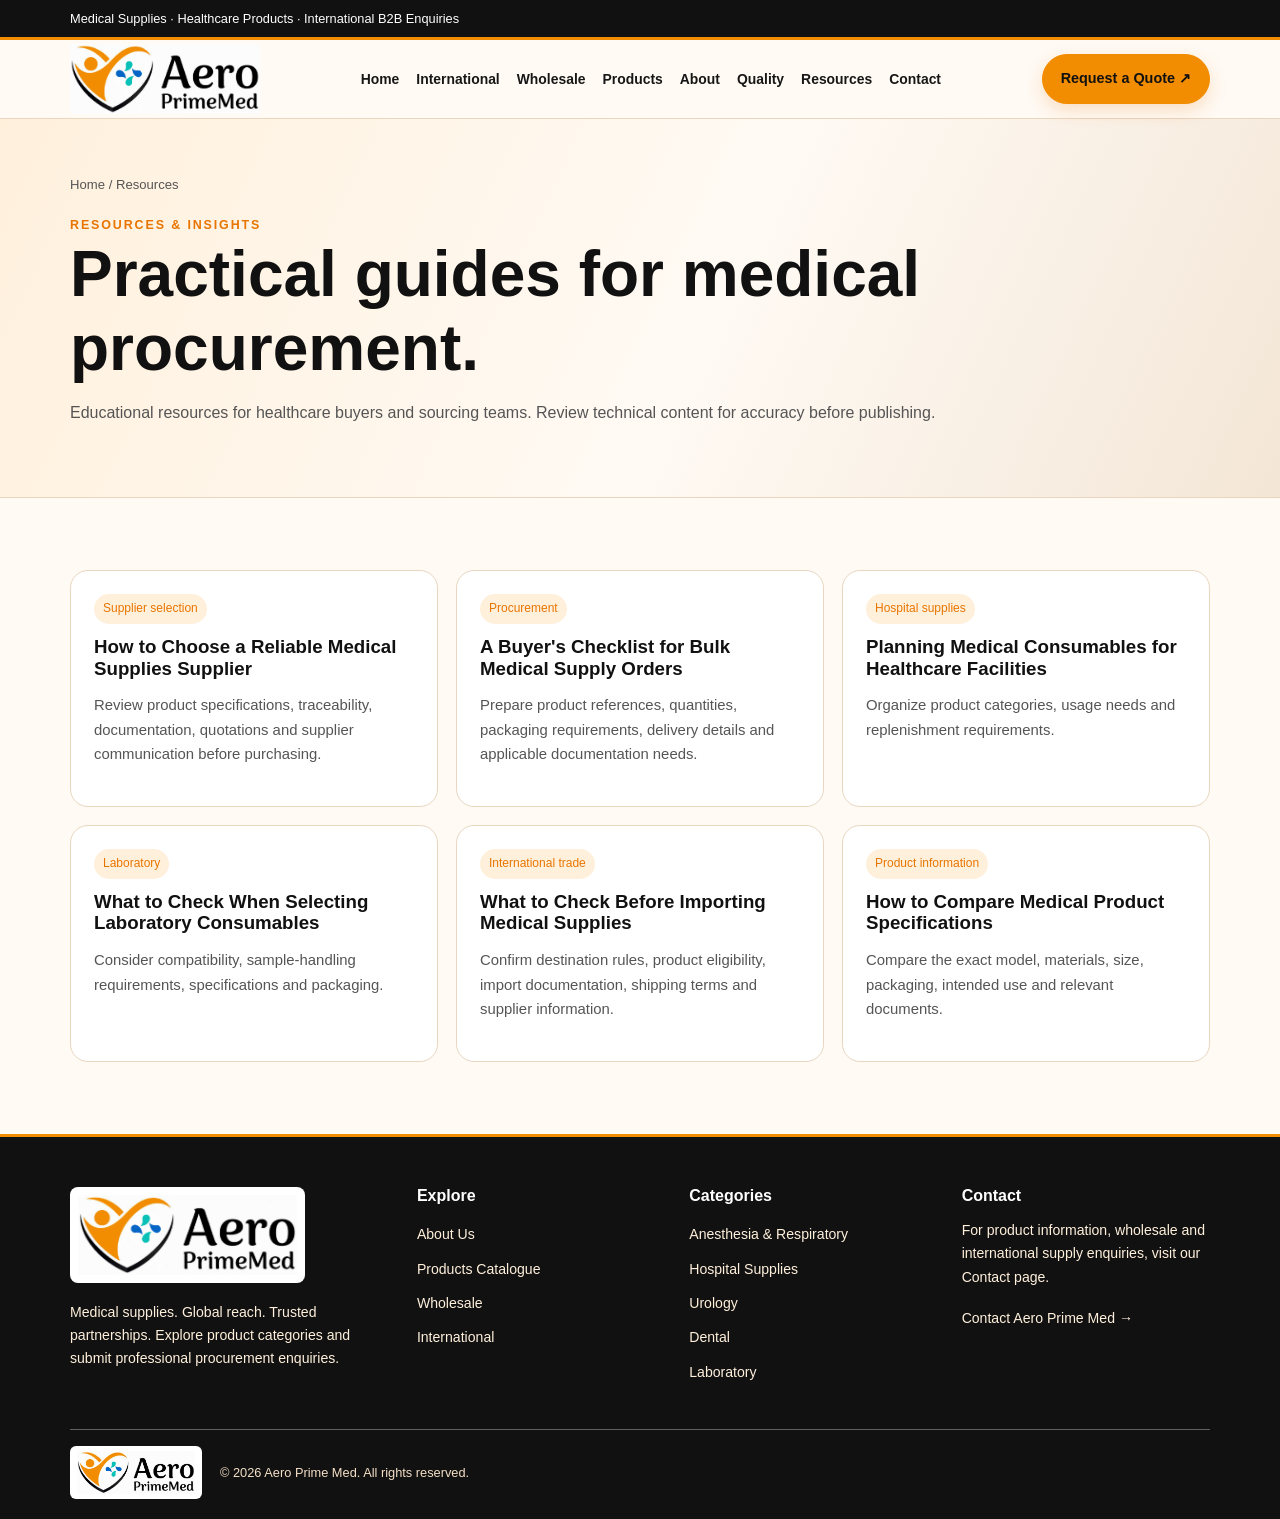
<file: resources.html>
<!doctype html><html lang="en"><head><meta charset="utf-8"><meta name="viewport" content="width=device-width,initial-scale=1"><title>Medical Procurement Resources & Guides | Aero Prime Med</title><meta name="description" content="Read practical guides about medical supplies procurement, bulk orders, supplier selection, laboratory consumables and international sourcing."><meta name="robots" content="index,follow"><meta name="theme-color" content="#f28c00"><meta property="og:title" content="Medical Procurement Resources & Guides | Aero Prime Med"><meta property="og:description" content="Read practical guides about medical supplies procurement, bulk orders, supplier selection, laboratory consumables and international sourcing."><link rel="stylesheet" href="assets/styles.css"><style>
:root{--navy:#111;--teal:#f28c00;--mint:#fff0dc;--ink:#171717;--muted:#555;--line:#e8d6bf;--bg:#fff8ef}
body{color:#171717}h1,h2,h3,.brand{color:#111}
a:hover,.link,.eyebrow,.tag{color:#e87500}
.hero,.pagehero{background:linear-gradient(115deg,#fff0dc,#fffaf4 55%,#f3e6d6)!important}
.top,.footer{background:#111!important}
.panel,.cta{background:linear-gradient(120deg,#111,#292929 65%,#d96b00)!important}
.btn.primary,.primary{background:#f28c00!important;border-color:#f28c00!important;color:#111!important}
</style></head><body><div class="top"><div class="container">Medical Supplies · Healthcare Products · International B2B Enquiries</div></div><div class="navwrap"><div class="container"><nav><a class="brand" href="index.html"><img class="brand-logo" src="assets/aero-prime-med-logo.png" alt="Aero Prime Med logo"></a><div class="navlinks"><a href="index.html">Home</a><a href="international.html">International</a><a href="wholesale.html">Wholesale</a><a href="products.html">Products</a><a href="about.html">About</a><a href="quality.html">Quality</a><a href="resources.html" aria-current="page">Resources</a><a href="contact.html">Contact</a></div><a class="btn primary" href="contact.html">Request a Quote ↗</a></nav></div></div>
<main><section class="pagehero"><div class="container"><div class="crumb"><a href="index.html">Home</a> / Resources</div><span class="eyebrow">Resources & insights</span><h1>Practical guides for medical procurement.</h1><p>Educational resources for healthcare buyers and sourcing teams. Review technical content for accuracy before publishing.</p></div></section><section class="section"><div class="container grid">
<div class="card"><span class="tag">Supplier selection</span><h3>How to Choose a Reliable Medical Supplies Supplier</h3><p>Review product specifications, traceability, documentation, quotations and supplier communication before purchasing.</p></div>
<div class="card"><span class="tag">Procurement</span><h3>A Buyer's Checklist for Bulk Medical Supply Orders</h3><p>Prepare product references, quantities, packaging requirements, delivery details and applicable documentation needs.</p></div>
<div class="card"><span class="tag">Hospital supplies</span><h3>Planning Medical Consumables for Healthcare Facilities</h3><p>Organize product categories, usage needs and replenishment requirements.</p></div>
<div class="card"><span class="tag">Laboratory</span><h3>What to Check When Selecting Laboratory Consumables</h3><p>Consider compatibility, sample-handling requirements, specifications and packaging.</p></div>
<div class="card"><span class="tag">International trade</span><h3>What to Check Before Importing Medical Supplies</h3><p>Confirm destination rules, product eligibility, import documentation, shipping terms and supplier information.</p></div>
<div class="card"><span class="tag">Product information</span><h3>How to Compare Medical Product Specifications</h3><p>Compare the exact model, materials, size, packaging, intended use and relevant documents.</p></div>
</div><div class="container"></div></section></main><footer class="footer"><div class="container"><div class="footgrid"><div><a class="footer-brand" href="index.html"><img src="assets/aero-prime-med-logo.png" alt="Aero Prime Med logo" loading="lazy"></a><p style="margin-top:18px">Medical supplies. Global reach. Trusted partnerships. Explore product categories and submit professional procurement enquiries.</p></div><div><h3>Explore</h3><ul><li><a href="about.html">About Us</a></li><li><a href="products.html">Products Catalogue</a></li><li><a href="wholesale.html">Wholesale</a></li><li><a href="international.html">International</a></li></ul></div><div><h3>Categories</h3><ul><li><a href="products.html#respiratory">Anesthesia & Respiratory</a></li><li><a href="products.html#hospital">Hospital Supplies</a></li><li><a href="products.html#urology">Urology</a></li><li><a href="products.html#dental">Dental</a></li><li><a href="products.html#laboratory">Laboratory</a></li></ul></div><div><h3>Contact</h3><p>For product information, wholesale and international supply enquiries, visit our Contact page.</p><a href="contact.html">Contact Aero Prime Med →</a></div></div><div class="bottom"><a class="bottom-brand" href="index.html" aria-label="Aero Prime Med home"><img src="assets/aero-prime-med-logo.png" alt="Aero Prime Med logo" loading="lazy"></a><span>© <span data-year></span> Aero Prime Med. All rights reserved.</span></div></div></footer><script src="assets/site.js"></script></body></html>
</file>
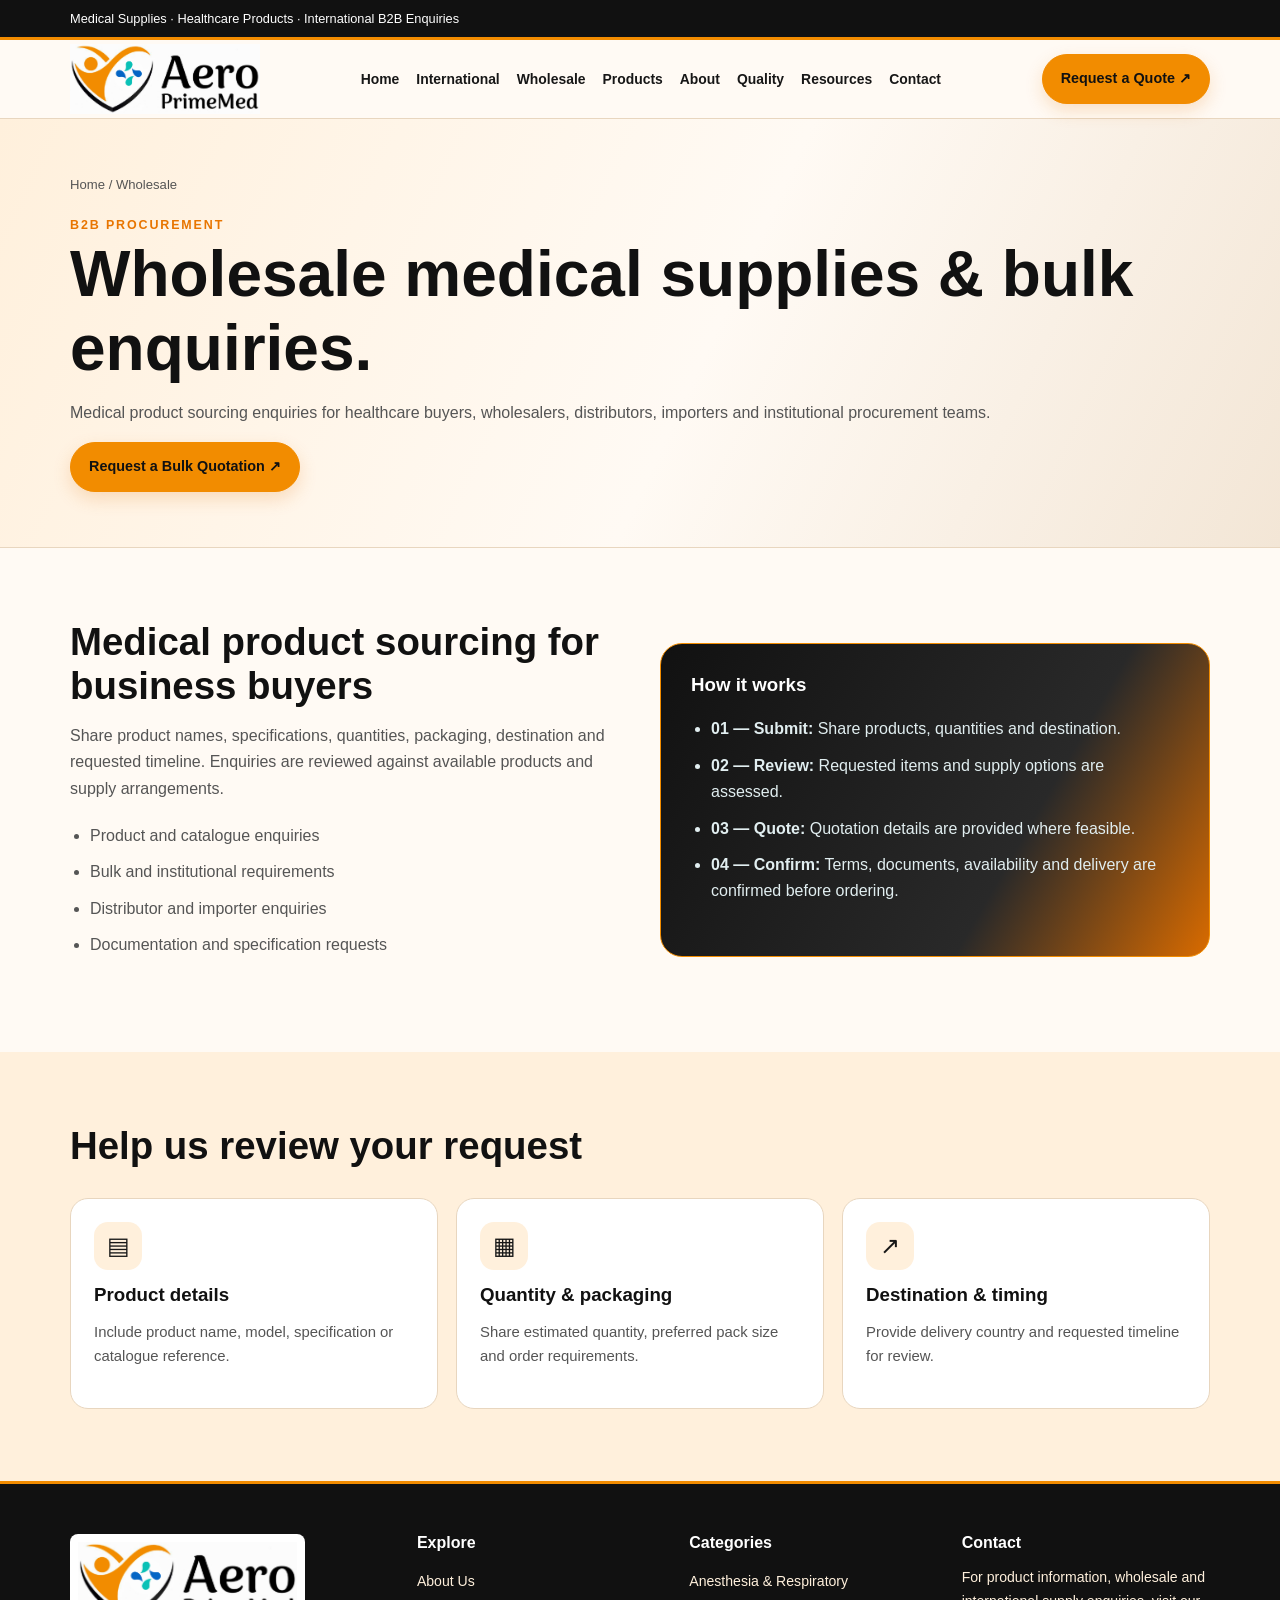
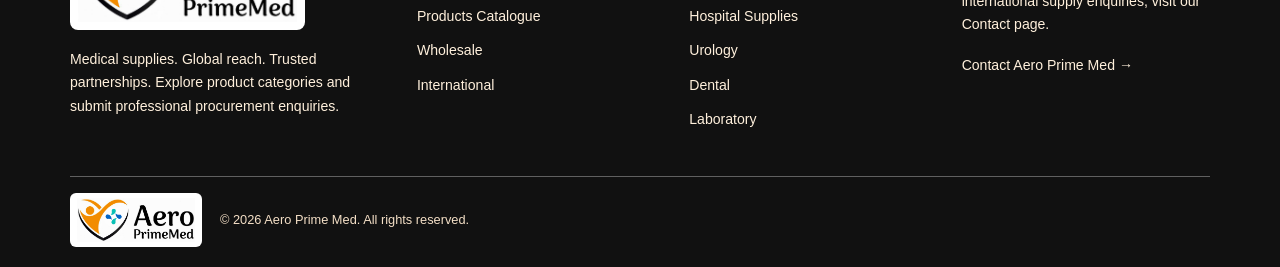
<file: wholesale.html>
<!doctype html><html lang="en"><head><meta charset="utf-8"><meta name="viewport" content="width=device-width,initial-scale=1"><title>Wholesale Medical Supplies & Bulk Orders | Aero Prime Med</title><meta name="description" content="Request wholesale medical supplies, bulk hospital consumables and product quotations. Share specifications, quantities and delivery destination."><meta name="robots" content="index,follow"><meta name="theme-color" content="#f28c00"><meta property="og:title" content="Wholesale Medical Supplies & Bulk Orders | Aero Prime Med"><meta property="og:description" content="Request wholesale medical supplies, bulk hospital consumables and product quotations. Share specifications, quantities and delivery destination."><link rel="stylesheet" href="assets/styles.css"><style>
:root{--navy:#111;--teal:#f28c00;--mint:#fff0dc;--ink:#171717;--muted:#555;--line:#e8d6bf;--bg:#fff8ef}
body{color:#171717}h1,h2,h3,.brand{color:#111}
a:hover,.link,.eyebrow,.tag{color:#e87500}
.hero,.pagehero{background:linear-gradient(115deg,#fff0dc,#fffaf4 55%,#f3e6d6)!important}
.top,.footer{background:#111!important}
.panel,.cta{background:linear-gradient(120deg,#111,#292929 65%,#d96b00)!important}
.btn.primary,.primary{background:#f28c00!important;border-color:#f28c00!important;color:#111!important}
</style></head><body><div class="top"><div class="container">Medical Supplies · Healthcare Products · International B2B Enquiries</div></div><div class="navwrap"><div class="container"><nav><a class="brand" href="index.html"><img class="brand-logo" src="assets/aero-prime-med-logo.png" alt="Aero Prime Med logo"></a><div class="navlinks"><a href="index.html">Home</a><a href="international.html">International</a><a href="wholesale.html" aria-current="page">Wholesale</a><a href="products.html">Products</a><a href="about.html">About</a><a href="quality.html">Quality</a><a href="resources.html">Resources</a><a href="contact.html">Contact</a></div><a class="btn primary" href="contact.html">Request a Quote ↗</a></nav></div></div>
<main><section class="pagehero"><div class="container"><div class="crumb"><a href="index.html">Home</a> / Wholesale</div><span class="eyebrow">B2B procurement</span><h1>Wholesale medical supplies & bulk enquiries.</h1><p>Medical product sourcing enquiries for healthcare buyers, wholesalers, distributors, importers and institutional procurement teams.</p><a class="btn primary" href="contact.html">Request a Bulk Quotation ↗</a></div></section><section class="section"><div class="container split"><div><h2>Medical product sourcing for business buyers</h2><p>Share product names, specifications, quantities, packaging, destination and requested timeline. Enquiries are reviewed against available products and supply arrangements.</p><ul class="list"><li>Product and catalogue enquiries</li><li>Bulk and institutional requirements</li><li>Distributor and importer enquiries</li><li>Documentation and specification requests</li></ul></div><div class="panel"><h3>How it works</h3><ul class="list"><li><b>01 — Submit:</b> Share products, quantities and destination.</li><li><b>02 — Review:</b> Requested items and supply options are assessed.</li><li><b>03 — Quote:</b> Quotation details are provided where feasible.</li><li><b>04 — Confirm:</b> Terms, documents, availability and delivery are confirmed before ordering.</li></ul></div></div></section><section class="section soft"><div class="container"><div class="head"><h2>Help us review your request</h2></div><div class="grid"><div class="card"><div class="ico">▤</div><h3>Product details</h3><p>Include product name, model, specification or catalogue reference.</p></div><div class="card"><div class="ico">▦</div><h3>Quantity & packaging</h3><p>Share estimated quantity, preferred pack size and order requirements.</p></div><div class="card"><div class="ico">↗</div><h3>Destination & timing</h3><p>Provide delivery country and requested timeline for review.</p></div></div></div></section></main><footer class="footer"><div class="container"><div class="footgrid"><div><a class="footer-brand" href="index.html"><img src="assets/aero-prime-med-logo.png" alt="Aero Prime Med logo" loading="lazy"></a><p style="margin-top:18px">Medical supplies. Global reach. Trusted partnerships. Explore product categories and submit professional procurement enquiries.</p></div><div><h3>Explore</h3><ul><li><a href="about.html">About Us</a></li><li><a href="products.html">Products Catalogue</a></li><li><a href="wholesale.html">Wholesale</a></li><li><a href="international.html">International</a></li></ul></div><div><h3>Categories</h3><ul><li><a href="products.html#respiratory">Anesthesia & Respiratory</a></li><li><a href="products.html#hospital">Hospital Supplies</a></li><li><a href="products.html#urology">Urology</a></li><li><a href="products.html#dental">Dental</a></li><li><a href="products.html#laboratory">Laboratory</a></li></ul></div><div><h3>Contact</h3><p>For product information, wholesale and international supply enquiries, visit our Contact page.</p><a href="contact.html">Contact Aero Prime Med →</a></div></div><div class="bottom"><a class="bottom-brand" href="index.html" aria-label="Aero Prime Med home"><img src="assets/aero-prime-med-logo.png" alt="Aero Prime Med logo" loading="lazy"></a><span>© <span data-year></span> Aero Prime Med. All rights reserved.</span></div></div></footer><script src="assets/site.js"></script></body></html>
</file>
<file: assets/styles.css>
:root{--navy:#202020;--teal:#f28c00;--mint:#fff1dc;--ink:#242424;--muted:#626262;--line:#eadfce;--bg:#fffaf3;--orange:#f28c00;--orange-deep:#df7100}
*{box-sizing:border-box}html{scroll-behavior:smooth}body{margin:0;font-family:Arial,Helvetica,sans-serif;color:var(--ink);line-height:1.65}a{color:inherit;text-decoration:none}.container{width:min(1140px,calc(100% - 36px));margin:auto}h1,h2,h3{color:var(--navy);line-height:1.16;margin:0 0 14px}h1{font-size:clamp(2.5rem,5vw,4.4rem)}h2{font-size:clamp(1.8rem,3vw,2.7rem)}p{color:var(--muted);margin:0 0 16px}.eyebrow{color:var(--teal);font-size:.78rem;font-weight:bold;letter-spacing:.15em;text-transform:uppercase}.top{background:linear-gradient(90deg,#df7100,#f28c00);color:#fff;font-size:.8rem;padding:8px}.navwrap{position:sticky;top:0;background:#fffaf3f2;backdrop-filter:blur(8px);z-index:10;border-bottom:1px solid var(--line)}nav{display:flex;align-items:center;justify-content:space-between;gap:18px;min-height:78px}.brand{font-weight:900;color:var(--navy);display:flex;gap:10px;align-items:center}.mark{background:linear-gradient(145deg,#ffad32,#df7100);color:#fff;border-radius:12px;padding:12px;font-size:1.1rem}.brand small{display:block;color:#df7100;letter-spacing:.16em;font-size:.62rem}.navlinks{display:flex;gap:17px;align-items:center;font-size:.87rem;font-weight:bold}.navlinks a:hover{color:var(--teal)}.btn{display:inline-block;padding:12px 18px;border-radius:999px;font-weight:bold;font-size:.9rem;border:1px solid transparent}.primary{background:var(--teal);color:#fff}.outline{border-color:#c5d5dc;color:var(--navy);background:#fff}.hero{background:linear-gradient(115deg,#eef7f7,#fff 54%,#e3f2ef);padding:70px 0}.hero-grid,.split{display:grid;grid-template-columns:1fr 1fr;gap:40px;align-items:center}.hero p{font-size:1.08rem}.visual{background:linear-gradient(135deg,var(--navy),var(--teal));border-radius:26px;padding:24px;display:grid;grid-template-columns:1fr 1fr;gap:13px;min-height:340px}.tile{border:1px solid #ffffff40;background:#ffffff12;border-radius:16px;padding:20px;color:white;display:flex;flex-direction:column;justify-content:space-between}.tile b{font-size:1.05rem}.tile span{font-size:2rem}.section{padding:72px 0}.soft{background:var(--bg)}.head{max-width:720px;margin-bottom:30px}.grid{display:grid;grid-template-columns:repeat(3,1fr);gap:18px}.card{border:1px solid var(--line);border-radius:18px;padding:23px;background:white}.ico{height:48px;width:48px;border-radius:14px;background:var(--mint);display:grid;place-items:center;font-size:1.5rem;margin-bottom:14px}.card p{font-size:.93rem}.link{font-weight:bold;color:var(--teal)}.list{padding-left:20px;color:var(--muted)}.list li{padding:5px 0}.panel{background:linear-gradient(135deg,var(--navy),#176f75);border-radius:22px;padding:30px;color:white}.panel h2,.panel h3{color:white}.panel p,.panel li{color:#e1eef0}.cta{background:linear-gradient(110deg,var(--navy),#176f75);padding:38px;border-radius:24px;display:flex;justify-content:space-between;align-items:center;gap:22px}.cta h2{color:white}.cta p{color:#e1eef0;margin:0}.pagehero{padding:55px 0;background:linear-gradient(110deg,#edf6f7,#f8fbfc);border-bottom:1px solid var(--line)}.crumb{font-size:.82rem;color:var(--muted);margin-bottom:15px}.category{display:grid;grid-template-columns:repeat(2,1fr);gap:18px}.cat{display:flex;gap:16px;border:1px solid var(--line);border-radius:18px;padding:22px}.cat .ico{flex-shrink:0}.formgrid{display:grid;grid-template-columns:1fr 1fr;gap:15px}.field{display:flex;flex-direction:column;gap:6px}.field.full{grid-column:1/-1}.field label{font-weight:bold;font-size:.85rem;color:var(--navy)}input,select,textarea{font:inherit;padding:12px;border:1px solid #cbd9df;border-radius:9px;width:100%}textarea{min-height:120px}.formbox{border:1px solid var(--line);padding:28px;border-radius:20px;box-shadow:0 12px 35px #15324b12}.contactgrid{display:grid;grid-template-columns:.8fr 1.2fr;gap:28px}.faq{max-width:850px}.faq details{border-bottom:1px solid var(--line);padding:16px 0}.faq summary{font-weight:bold;color:var(--navy);cursor:pointer}.notice{background:#fff7e6;border:1px solid #eedeb5;border-radius:12px;padding:14px;color:#675b39;font-size:.85rem}.footer{background:linear-gradient(135deg,#df7100,#f28c00);color:#fff;padding:50px 0 20px}.footgrid{display:grid;grid-template-columns:1.3fr 1fr 1fr 1fr;gap:24px}.footer h3{color:white;font-size:1rem}.footer p,.footer a{color:#fff4e6;font-size:.88rem}.footer ul{padding-left:0;list-style:none}.footer li{margin:8px 0}.bottom{border-top:1px solid #ffffff55;margin-top:28px;padding-top:16px;font-size:.8rem;color:#c7d6df;display:flex;justify-content:space-between;gap:15px}.tag{font-size:.75rem;color:var(--teal);background:var(--mint);border-radius:99px;padding:5px 9px;display:inline-block;margin-bottom:12px}
@media(max-width:900px){.navlinks{gap:9px;font-size:.78rem}.grid{grid-template-columns:repeat(2,1fr)}.footgrid{grid-template-columns:repeat(2,1fr)}}
@media(max-width:700px){nav{align-items:flex-start;padding:14px 0;flex-direction:column}.navlinks{flex-wrap:wrap}.hero-grid,.split,.contactgrid{grid-template-columns:1fr}.grid,.category{grid-template-columns:1fr}.section{padding:52px 0}.cta{flex-direction:column;align-items:flex-start;padding:28px}.footgrid{grid-template-columns:1fr 1fr}.formgrid{grid-template-columns:1fr}.field.full{grid-column:auto}.hero{padding:48px 0}}
@media(max-width:430px){.footgrid{grid-template-columns:1fr}.visual{min-height:280px;padding:14px}.tile{padding:13px}}

/* Aero Prime Med logo palette and catalogue */
.brand-logo{display:block;width:190px;max-width:30vw;height:auto;object-fit:contain}
.navwrap .brand{display:flex;align-items:center;gap:10px}
.btn.primary{background:#0870c9;border-color:#0870c9}
.btn.primary:hover{background:#05aaa7;border-color:#05aaa7}
.pagehero{background:linear-gradient(115deg,#fff8ed 0%,#eefbfa 58%,#f5f9ff 100%)}
.product-grid{display:grid;grid-template-columns:repeat(3,minmax(0,1fr));gap:22px;margin-top:26px}
.product-card{border:1px solid var(--line);border-radius:16px;overflow:hidden;background:#fff;box-shadow:0 8px 28px #152b3b0b}
.product-card img{width:100%;height:205px;object-fit:contain;background:#f7fafb;padding:14px}
.product-card .pcopy{padding:17px}
.product-card h3{font-size:1.08rem;margin-bottom:5px}
.product-card .sku{color:#0870c9;font-size:.75rem;font-weight:700;letter-spacing:.08em}
.product-card p{font-size:.9rem;margin:8px 0 0}
.catalog-heading{display:flex;align-items:end;justify-content:space-between;gap:20px;margin:38px 0 10px}
.catalog-heading h2{margin:0}
@media(max-width:800px){.product-grid{grid-template-columns:repeat(2,minmax(0,1fr))}.brand-logo{width:150px}}
@media(max-width:520px){.product-grid{grid-template-columns:1fr}.product-card img{height:220px}}

/* Scroll-in animation */
.reveal{opacity:0;transform:translateY(26px);transition:opacity .7s ease,transform .7s ease}
.reveal.is-visible{opacity:1;transform:translateY(0)}
@media(prefers-reduced-motion:reduce){.reveal{opacity:1;transform:none;transition:none}html{scroll-behavior:auto}}
.navlinks a:hover{color:#df7100}
.btn.primary{background:linear-gradient(135deg,#ff9f1c,#df7100);box-shadow:0 7px 18px #df710033}
.hero{background:linear-gradient(115deg,#fff1dc,#fff 54%,#ffe3bd)}
.visual{background:linear-gradient(135deg,#202020,#f28c00)}


/* Global orange + black theme override */
:root{
 --navy:#111111; --teal:#f28c00; --mint:#fff0dc; --ink:#171717;
 --muted:#555555; --line:#e8d6bf; --bg:#fff8ef; --orange:#f28c00; --orange-deep:#d96b00;
}
html,body{background:#fffaf4;color:#171717}
h1,h2,h3,.brand,.field label,.faq summary{color:#111111}
a:hover,.navlinks a:hover,.link,.eyebrow,.tag{color:#e87500}
.top,.footer{background:linear-gradient(110deg,#111111,#292929 55%,#e87500);color:#fff}
.navwrap{background:#fffaf4f2;border-color:#e8d6bf}
.mark{background:linear-gradient(145deg,#ffad32,#d96b00)}
.btn.primary,.primary{background:#f28c00!important;border-color:#f28c00!important;color:#111!important}
.btn.primary:hover,.primary:hover{background:#d96b00!important;border-color:#d96b00!important;color:#fff!important}
.btn.outline,.outline{border-color:#222!important;color:#111!important;background:#fffaf4!important}
.hero,.pagehero{background:linear-gradient(115deg,#fff0dc 0%,#fffaf4 55%,#f3e6d6 100%)!important}
.visual{background:linear-gradient(135deg,#111,#f28c00)!important}
.panel,.cta{background:linear-gradient(120deg,#111,#292929 65%,#d96b00)!important}
.soft,.ico,.tag{background:#fff0dc!important}
input,select,textarea{border-color:#d8c4aa!important;background:#fffdf9;color:#171717}
.formbox,.card,.cat{border-color:#e8d6bf}
.bottom{color:#f4dfc6!important;border-color:#ffffff55}
.footer p,.footer a{color:#fff0dc}


/* Solid orange + black brand finish */
.top,.footer{background:#111!important;color:#fff}
.hero,.pagehero{background:#fff8ef!important}
.visual{background:#111!important;border:2px solid #f28c00}
.panel,.cta{background:#111!important;border:1px solid #f28c00}
.mark{background:#f28c00!important;color:#111!important}
.home-brand-signoff{padding:42px 0 48px;background:#fff8ef;text-align:center;border-top:1px solid #eadfce}
.home-brand-signoff img{display:block;width:min(520px,88%);height:auto;margin:0 auto;object-fit:contain}
.footer-brand{display:inline-block;max-width:260px;background:#fff;border-radius:8px;padding:8px}
.footer-brand img{display:block;width:100%;height:auto}
@media(max-width:600px){.home-brand-signoff{padding:30px 0}.home-brand-signoff img{width:94%}.footer-brand{max-width:220px}}

/* Final site-wide brand rules: solid orange and black, no gradients */
.top,.footer{background:#111!important;color:#fff}
.top{border-bottom:3px solid #f28c00}
.footer{border-top:3px solid #f28c00}
.footer-brand{display:inline-block;width:235px;max-width:100%;background:#fff;border-radius:8px;padding:8px;vertical-align:top}
.footer-brand img{display:block;width:100%;height:auto}
.footgrid>div:first-child{display:flex;flex-direction:column;align-items:flex-start}
.bottom{justify-content:flex-start}
.contactgrid{grid-template-columns:minmax(0,1fr)!important;max-width:850px}
@media(max-width:600px){.footer-brand{width:200px}}


/* Bottom-left logo on every page */
.bottom{align-items:center;justify-content:flex-start;gap:18px}
.bottom-brand{display:inline-flex;align-items:center;flex:0 0 auto;background:#fff;border-radius:6px;padding:5px 7px}
.bottom-brand img{display:block;width:118px;height:auto;max-height:48px;object-fit:contain}
@media(max-width:600px){.bottom{align-items:flex-start;flex-direction:column;gap:10px}.bottom-brand img{width:108px}}
</file>
